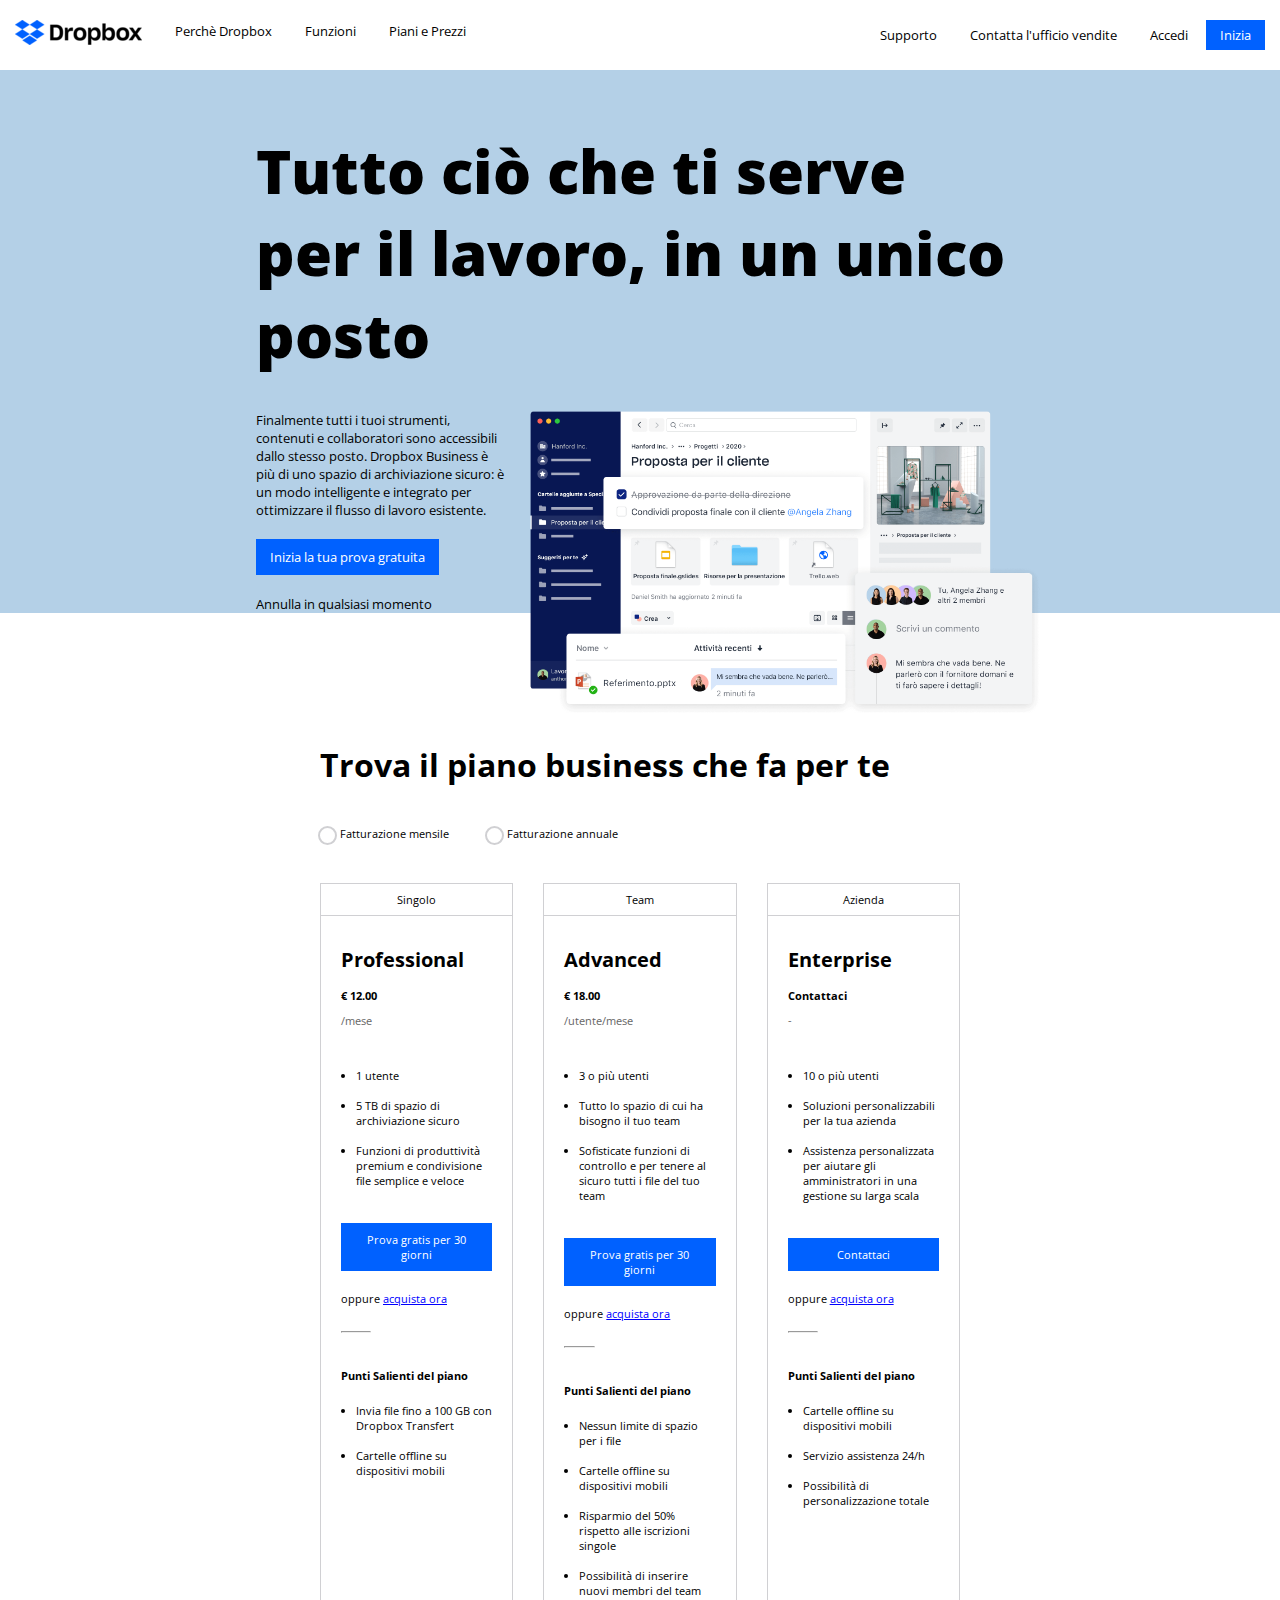
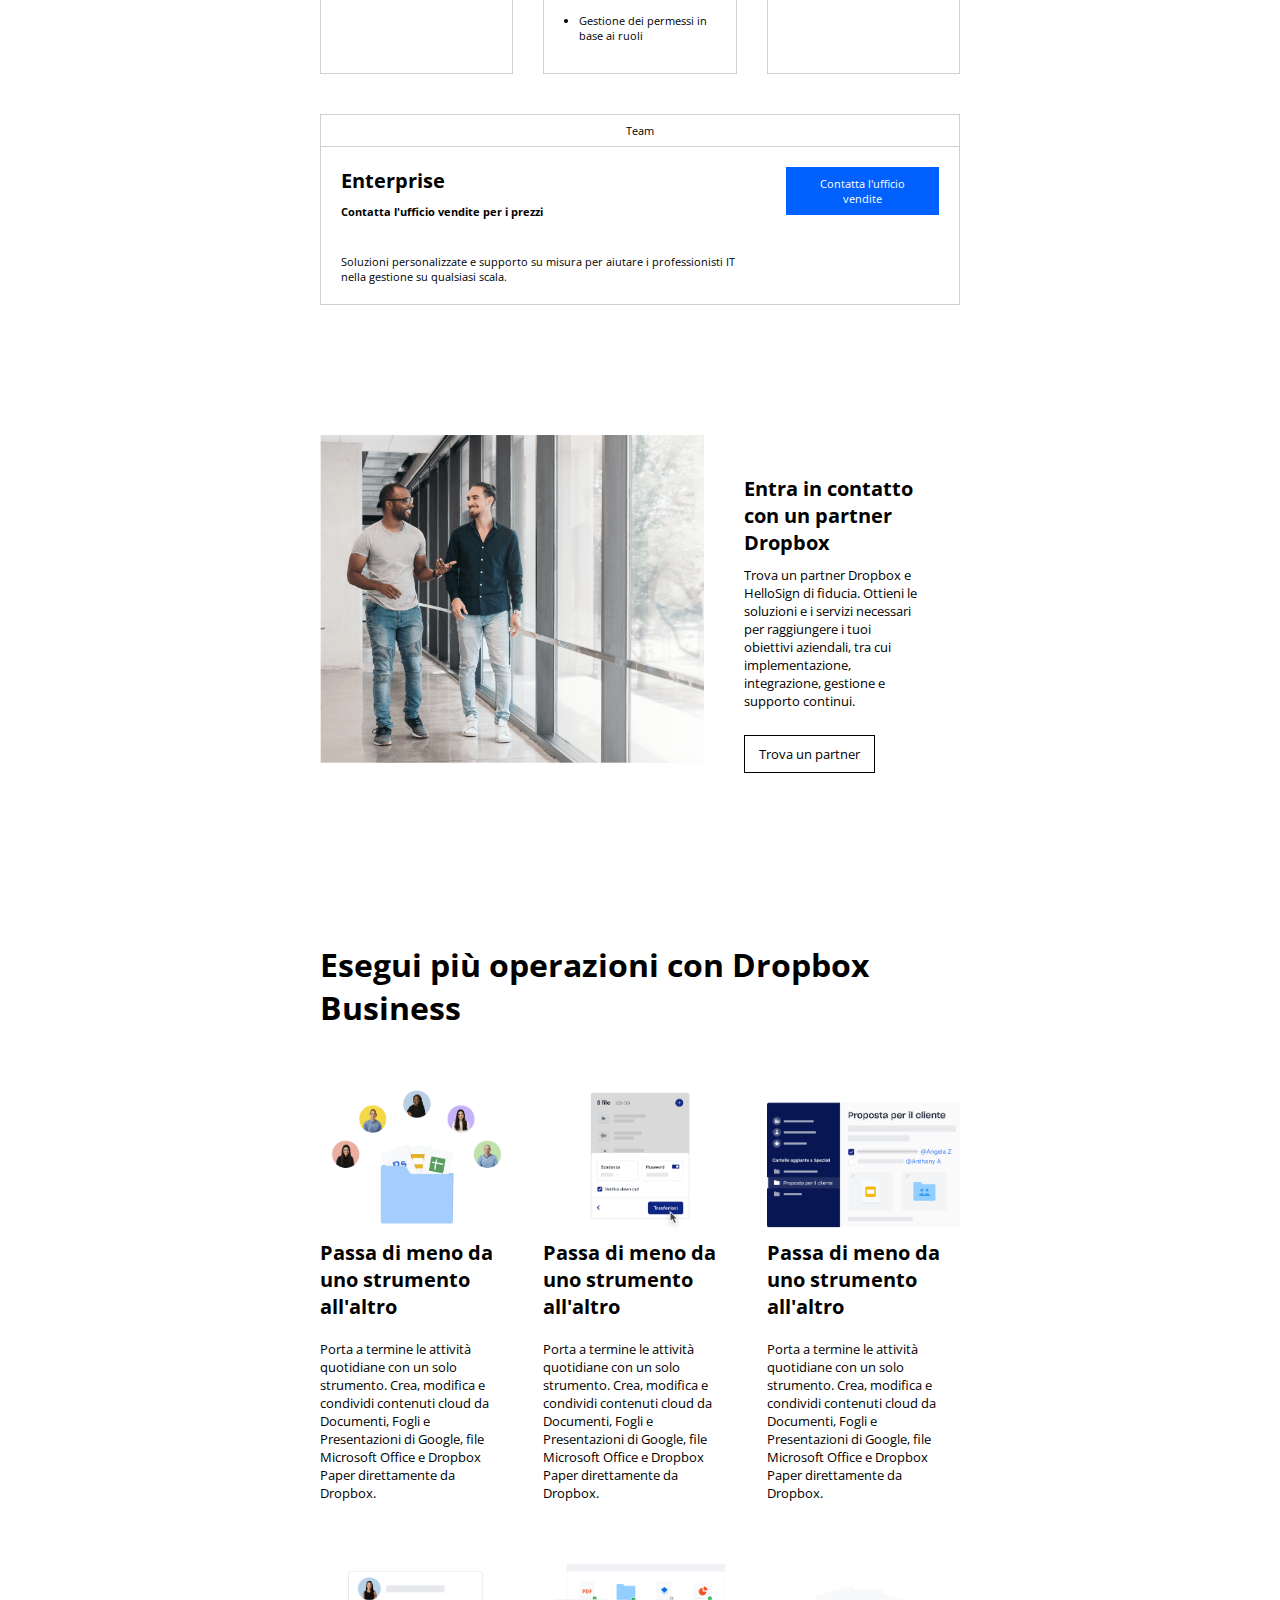
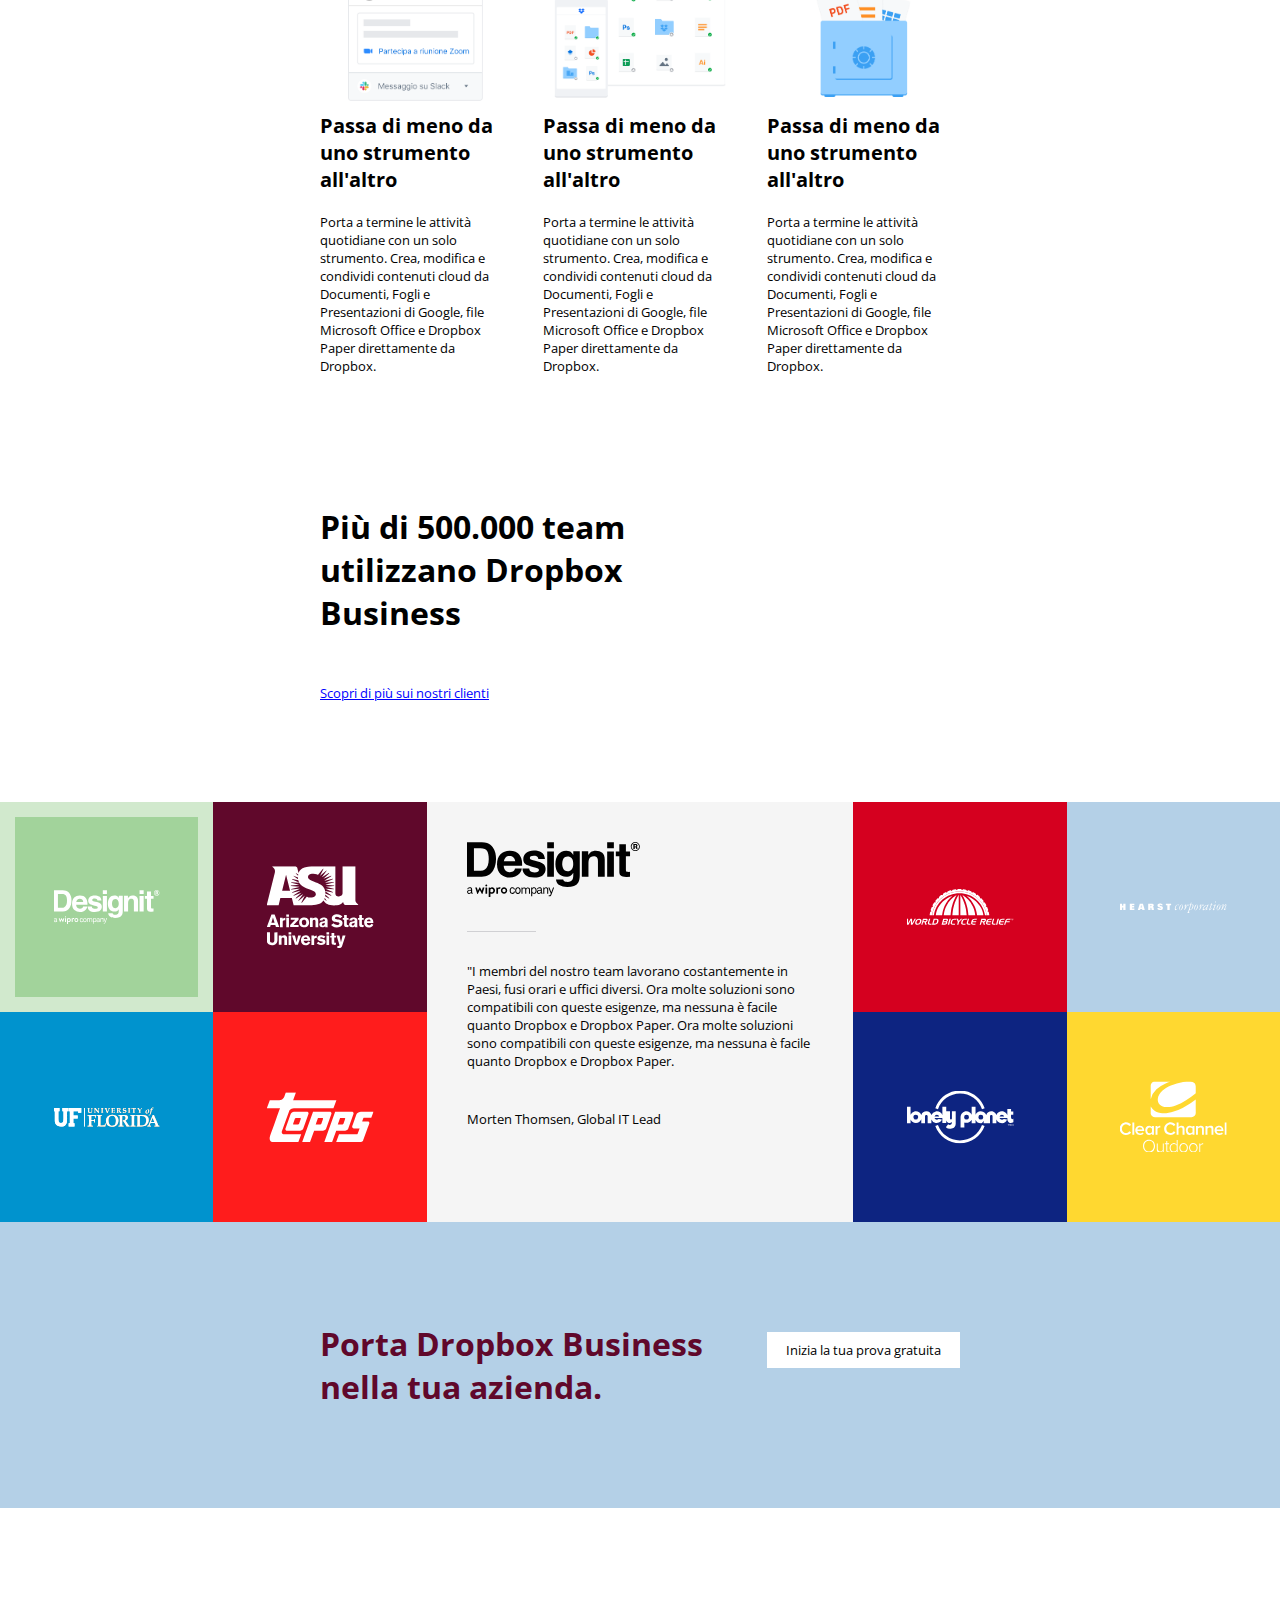
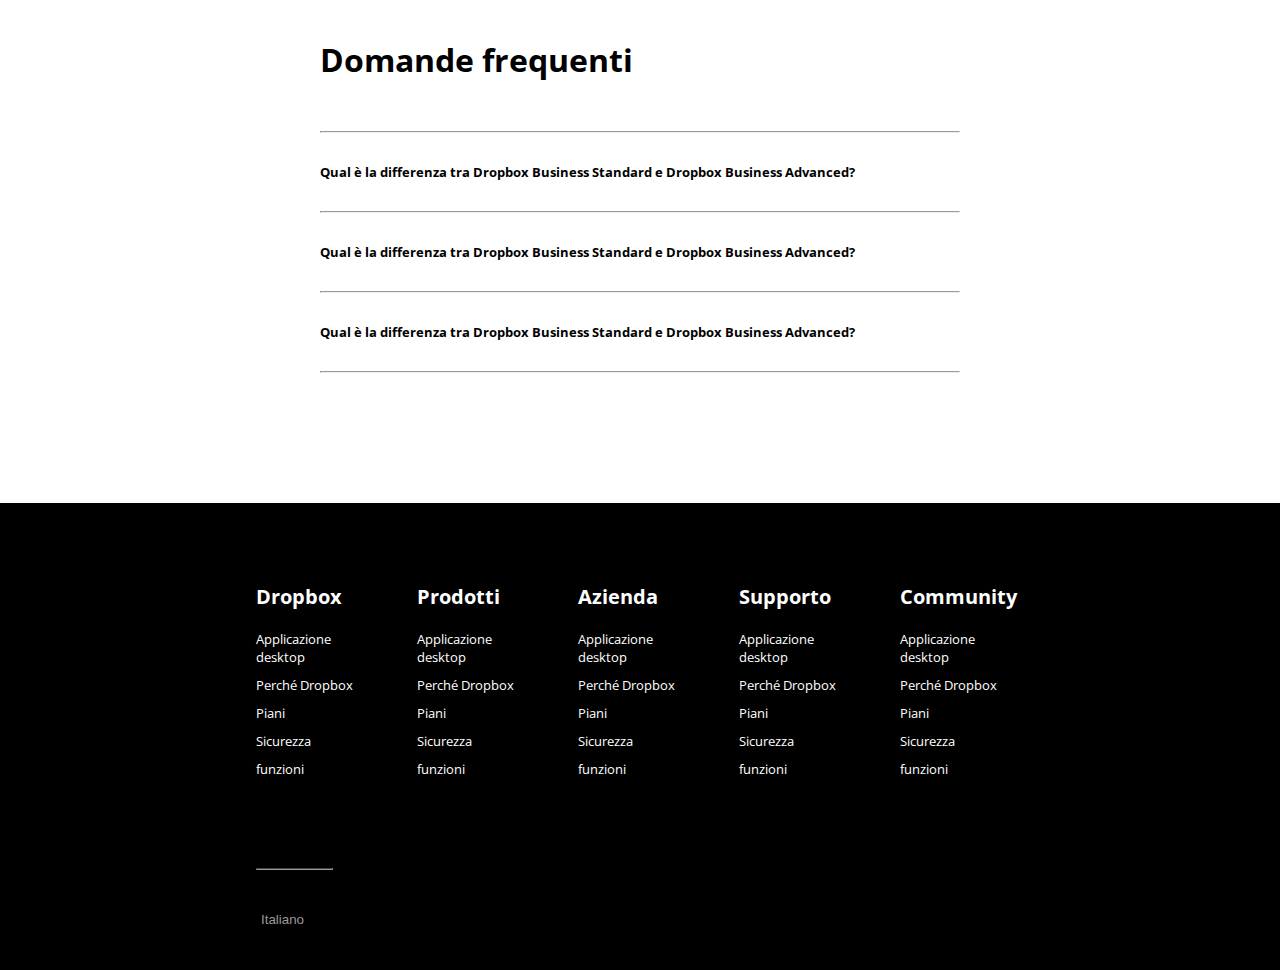
<file: index.html>
<!DOCTYPE html>
<html lang="it">
<head>
    <meta charset="UTF-8">
    <meta http-equiv="X-UA-Compatible" content="IE=edge">
    <meta name="viewport" content="width=device-width, initial-scale=1.0">
    <title>Dropbox</title>
    <link rel="preconnect" href="https://fonts.googleapis.com">
    <link rel="preconnect" href="https://fonts.gstatic.com" crossorigin>
    <link href="https://fonts.googleapis.com/css2?family=Open+Sans:wght@400;500;600;700;800&display=swap" rel="stylesheet">
    <link rel="stylesheet" href="https://cdnjs.cloudflare.com/ajax/libs/font-awesome/6.4.0/css/all.min.css" integrity="sha512-iecdLmaskl7CVkqkXNQ/ZH/XLlvWZOJyj7Yy7tcenmpD1ypASozpmT/E0iPtmFIB46ZmdtAc9eNBvH0H/ZpiBw==" crossorigin="anonymous" referrerpolicy="no-referrer" />
    <link rel="stylesheet" href="./css/style.css">
</head>
<body>
    <!-- INIZIO HEADER -->
    <header>
        <div class="row row-header">
            <div class="col">
                <div class="left-content">
                    <img id="logo" src="./img/logo-small.png" alt="Logo">
                    <div class="links-header">
                        <a href="#">Perchè Dropbox</a>
                        <a href="#">Funzioni</a>
                        <a href="#">Piani e Prezzi</a>
                    </div>
                </div>
            </div>
            <div class="col">
                <div class="right-content">
                    <div class="links-header">
                        <a href="#">Supporto</a>
                        <a href="#">Contatta l'ufficio vendite</a>
                        <a href="#">Accedi</a>
                    </div>
                    <button >
                        Inizia
                    </button>
                </div>
            </div>
        </div>
    </header>
    <!-- FINE HEADER -->
    <!-- INIZIO MAIN -->
    <main>
        <!-- JUMBOTRON -->
        <div class="jumbo-background light-blue">
            <div class="container-large">
                <div class="row jumbo-row-1">
                    <h1>Tutto ciò che ti serve per il lavoro, in un unico posto</h1>
                </div>
                <div class="row jumbo-row-2">
                    <div class="col-40">
                        <div class="jumbo-content">
                            <p>Finalmente tutti i tuoi strumenti, contenuti e collaboratori sono accessibili dallo stesso posto. Dropbox Business è più di uno spazio di archiviazione sicuro: è un modo intelligente e integrato per ottimizzare il flusso di lavoro esistente.</p>
                            <button class="jumbo-button">
                            Inizia la tua prova gratuita
                            </button>
                            <p>Annulla in qualsiasi momento</p>
                            <i class="fa-sharp fa-solid fa-arrow-down"></i>
                        </div>
                    </div>
                    <div class="col-60">
                        <img class="jumbo-img" src="./img/jumbo.png" alt="Jumbotron">
                    </div>
                </div>
            </div>
        </div>
        <div class="container-small">
            <!-- PIANI BUSINESS -->
            <div class="business margin-top">
                <div class="row row-business-1"> <!-- PRIMA RIGA -->
                    <div class="col-100">
                        <h2>Trova il piano business che fa per te</h2>
                        <div class="fatturazione">
                            <label>
                                <input type="radio" name="fatturazione">
                                <span>Fatturazione mensile</span>
                            </label>
                            <label>
                                <input type="radio" name="fatturazione">
                                <span>Fatturazione annuale</span>
                            </label>
                        </div>
                    </div>
                </div>
                <div class="row row-business-2"> <!-- SECONDA RIGA -->
                    <div class="col-33 col-business"> <!-- PRIMA COLONNA -->
                        <div class="tipo-utente">
                            <i class="fa-solid fa-user"></i>
                            <span>Singolo</span>
                        </div>
                        <div class="business-container">
                            <div class="acquisto-piano">
                                <h3>Professional</h3>
                                <strong>&euro; 12.00</strong>
                                <div class="business-cadenza">/mese</div>
                                <ul class="fa-ul">
                                    <li>
                                        <span class="fa-li"><i class="fa-solid fa-user"></i></span>
                                        1 utente
                                    </li>
                                    <li>
                                        <span class="fa-li"><i class="fa-solid fa-folder"></i></span>
                                        5 TB di spazio di archiviazione sicuro
                                    </li>
                                    <li>
                                        <span class="fa-li"><i class="fa-solid fa-share-nodes"></i></span>
                                        Funzioni di produttività premium e condivisione file semplice e veloce
                                    </li>
                                </ul>
                                <button class="business-button">
                                    Prova gratis per 30 giorni
                                </button>
                                <div class="link-acquisto">
                                    oppure <a href="#">acquista ora</a>
                                </div>
                            </div>
                            <hr>
                            <div class="punti-salienti">
                                <strong>Punti Salienti del piano</strong>
                                <ul class="fa-ul">
                                    <li>
                                        <span class="fa-li"><i class="fa-solid fa-check"></i></span>
                                        Invia file fino a 100 GB con Dropbox Transfert
                                    </li>
                                    <li>
                                        <span class="fa-li"><i class="fa-solid fa-check"></i></span>
                                        Cartelle offline su dispositivi mobili
                                    </li>
                                </ul>
                            </div>
                        </div>
                    </div>
                    <div class="col-33 col-business"> <!-- SECONDA COLONNA -->
                        <div class="tipo-utente">
                            <i class="fa-solid fa-users"></i>
                            <span>Team</span>
                        </div>
                        <div class="business-container">
                            <div class="acquisto-piano">
                                <h3>Advanced</h3>
                                <strong>&euro; 18.00</strong>
                                <div class="business-cadenza">/utente/mese</div>
                                <ul class="fa-ul">
                                    <li>
                                        <span class="fa-li"><i class="fa-solid fa-users"></i></span>
                                        3 o più utenti
                                    </li>
                                    <li>
                                        <span class="fa-li"><i class="fa-solid fa-folder"></i></span>
                                        Tutto lo spazio di cui ha bisogno il tuo team
                                    </li>
                                    <li>
                                        <span class="fa-li"><i class="fa-solid fa-share-nodes"></i></span>
                                        Sofisticate funzioni di controllo e per tenere al sicuro tutti i file del tuo team
                                    </li>
                                </ul>
                                <button class="business-button">
                                    Prova gratis per 30 giorni
                                </button>
                                <div class="link-acquisto">
                                    oppure <a href="#">acquista ora</a>
                                </div>
                            </div>
                            <hr>
                            <div class="punti-salienti">
                                <strong>Punti Salienti del piano</strong>
                                <ul class="fa-ul">
                                    <li>
                                        <span class="fa-li"><i class="fa-solid fa-check"></i></span>
                                        Nessun limite di spazio per i file
                                    </li>
                                    <li>
                                        <span class="fa-li"><i class="fa-solid fa-check"></i></span>
                                        Cartelle offline su dispositivi mobili
                                    </li>
                                    <li>
                                        <span class="fa-li"><i class="fa-solid fa-check"></i></span>
                                        Risparmio del 50% rispetto alle iscrizioni singole
                                    </li>
                                    <li>
                                        <span class="fa-li"><i class="fa-solid fa-check"></i></span>
                                        Possibilità di inserire nuovi membri del team
                                    </li>
                                    <li>
                                        <span class="fa-li"><i class="fa-solid fa-check"></i></span>
                                        Gestione dei permessi in base ai ruoli
                                    </li>
                                </ul>
                            </div>
                        </div>
                    </div>
                    <div class="col-33 col-business"> <!-- TERZA COLONNA -->
                        <div class="tipo-utente">
                            <i class="fa-solid fa-building"></i>
                            <span>Azienda</span>
                        </div>
                        <div class="business-container">
                            <div class="acquisto-piano">
                                <h3>Enterprise</h3>
                                <strong>Contattaci</strong>
                                <div class="business-cadenza">-</div>
                                <ul class="fa-ul">
                                    <li>
                                        <span class="fa-li"><i class="fa-solid fa-user"></i></span>
                                        10 o più utenti
                                    </li>
                                    <li>
                                        <span class="fa-li"><i class="fa-solid fa-folder"></i></span>
                                        Soluzioni personalizzabili per la tua azienda
                                    </li>
                                    <li>
                                        <span class="fa-li"><i class="fa-solid fa-share-nodes"></i></span>
                                        Assistenza personalizzata per aiutare gli amministratori in una gestione su larga scala
                                    </li>
                                </ul>
                                <button class="business-button">
                                    Contattaci
                                </button>
                                <div class="link-acquisto">
                                    oppure <a href="#">acquista ora</a>
                                </div>
                            </div>
                            <hr>
                            <div class="punti-salienti">
                                <strong>Punti Salienti del piano</strong>
                                <ul class="fa-ul">
                                    <li>
                                        <span class="fa-li"><i class="fa-solid fa-check"></i></span>
                                        Cartelle offline su dispositivi mobili
                                    </li>
                                    <li>
                                        <span class="fa-li"><i class="fa-solid fa-check"></i></span>
                                        Servizio assistenza 24/h
                                    </li>
                                    <li>
                                        <span class="fa-li"><i class="fa-solid fa-check"></i></span>
                                        Possibilità di personalizzazione totale
                                    </li>
                                </ul>
                            </div>
                        </div>
                    </div>
                </div>
                <div class="row row-business-3"> <!-- TERZA RIGA -->
                    <div class="col-100 col-business">
                        <div class="tipo-utente">
                            <i class="fa-solid fa-building"></i>
                            <span>Team</span>
                        </div>
                        <div class="row sub-row-business">
                            <div class="col-66">
                                <div class="business-content-66">
                                    <h3>Enterprise</h3>
                                    <strong>Contatta l'ufficio vendite per i prezzi</strong>
                                    <p>Soluzioni personalizzate e supporto su misura per aiutare i professionisti IT nella gestione su qualsiasi scala.</p>
                                </div>
                            </div>
                            <div class="col-33">
                                <div class="business-content-33">
                                    <button class="business-button">
                                        Contatta l'ufficio vendite
                                    </button>
                                </div>
                            </div>
                        </div>
                    </div>
                </div>
            </div>
            <!-- PARTNER -->
            <div class="row margin-top">
                <div class="col-60">
                    <div class="parner-img">
                        <img src="./img/partner.png" alt="Partner">
                    </div>
                </div>
                <div class="col-40">
                    <div class="partner-content">
                        <h3>Entra in contatto con un partner Dropbox</h3>
                        <p>Trova un partner Dropbox e HelloSign di fiducia. Ottieni le soluzioni e i servizi necessari per raggiungere i tuoi obiettivi aziendali, tra cui implementazione, integrazione, gestione e supporto continui.</p>
                        <button>
                            Trova un partner
                        </button>
                    </div>
                </div>
            </div>
            <!-- FEATURE -->
            <div class="row margin-top">
                <h2>Esegui più operazioni con Dropbox Business</h2>
            </div>
            <div class="row row-feature-2">
                <div class="col-33">
                    <div class="feature-content">
                        <img src="./img/business-feature-switching-tools.png" alt="Feature-1">
                        <h3>Passa di meno da uno strumento all'altro</h3>
                        <p>Porta a termine le attività quotidiane con un solo strumento. Crea, modifica e condividi contenuti cloud da Documenti, Fogli e Presentazioni di Google, file Microsoft Office e Dropbox Paper direttamente da Dropbox.</p>
                    </div>
                </div>
                <div class="col-33">
                    <div class="feature-content">
                        <img src="./img/business-feature-send-files-it.png" alt="Feature-2">
                        <h3>Passa di meno da uno strumento all'altro</h3>
                        <p>Porta a termine le attività quotidiane con un solo strumento. Crea, modifica e condividi contenuti cloud da Documenti, Fogli e Presentazioni di Google, file Microsoft Office e Dropbox Paper direttamente da Dropbox.</p>
                    </div>
                </div>
                <div class="col-33">
                    <div class="feature-content">
                        <img src="./img/business-feature-coordinate-it.png" alt="Feature-3">
                        <h3>Passa di meno da uno strumento all'altro</h3>
                        <p>Porta a termine le attività quotidiane con un solo strumento. Crea, modifica e condividi contenuti cloud da Documenti, Fogli e Presentazioni di Google, file Microsoft Office e Dropbox Paper direttamente da Dropbox.</p>
                    </div>
                </div>
                <div class="col-33">
                    <div class="feature-content">
                        <img src="./img/business-feature-integrations-it.png" alt="Feature-4">
                        <h3>Passa di meno da uno strumento all'altro</h3>
                        <p>Porta a termine le attività quotidiane con un solo strumento. Crea, modifica e condividi contenuti cloud da Documenti, Fogli e Presentazioni di Google, file Microsoft Office e Dropbox Paper direttamente da Dropbox.</p>
                    </div>
                </div>
                <div class="col-33">
                    <div class="feature-content">
                        <img src="./img/business-feature-multi-device.png" alt="Feature-5">
                        <h3>Passa di meno da uno strumento all'altro</h3>
                        <p>Porta a termine le attività quotidiane con un solo strumento. Crea, modifica e condividi contenuti cloud da Documenti, Fogli e Presentazioni di Google, file Microsoft Office e Dropbox Paper direttamente da Dropbox.</p>
                    </div>
                </div>
                <div class="col-33">
                    <div class="feature-content">
                        <img src="./img/business-feature-security.png" alt="Feature-6">
                        <h3>Passa di meno da uno strumento all'altro</h3>
                        <p>Porta a termine le attività quotidiane con un solo strumento. Crea, modifica e condividi contenuti cloud da Documenti, Fogli e Presentazioni di Google, file Microsoft Office e Dropbox Paper direttamente da Dropbox.</p>
                    </div>
                </div>
            </div>
            <!-- OUR CLIENT -->
            <div class="row margin-top"> <!-- PRIMA RIGA -->
                <div class="col-66">
                    <div class="client-content-1">
                        <h2>Più di 500.000 team utilizzano Dropbox Business</h2>
                        <a class="link-client" href="#">Scopri di più sui nostri clienti</a>
                    </div>
                </div>
            </div>
        </div>
        <div class="row row-client-2"> <!-- SECONDA RIGA -->
            <div class="col-33-full">
                <div class="row sub-row-client">
                    <div class="col-50-full">
                        <div class="client-logos color-designit">
                            <img src="./img/designit.svg" alt="Client-1">
                        </div>
                    </div>
                    <div class="col-50-full">
                        <div class="client-logos color-asu">
                            <img src="./img/arizona_state_university.svg" alt="Client-2">
                        </div>
                    </div>
                    <div class="col-50-full">
                        <div class="client-logos color-uf">
                            <img src="./img/university_of_florida.svg" alt="Client-3">
                        </div>
                    </div>
                    <div class="col-50-full color-topps">
                        <div class="client-logos">
                            <img src="./img/topps.svg" alt="Client-4">
                        </div>
                    </div>
                </div>
            </div>
            <div class="col-33-full">
                <div class="client-content-2">
                    <img src="./img/designit.svg" alt="Designit-Logo">
                    <hr>
                    <p>"I membri del nostro team lavorano costantemente in Paesi, fusi orari e uffici diversi. Ora molte soluzioni sono compatibili con queste esigenze, ma nessuna è facile quanto Dropbox e Dropbox Paper. Ora molte soluzioni sono compatibili con queste esigenze, ma nessuna è facile quanto Dropbox e Dropbox Paper.</p>
                    <span>Morten Thomsen, Global IT Lead</span>
                </div>
            </div>
            <div class="col-33-full">
                <div class="row sub-row-client">
                    <div class="col-50-full">
                        <div class="client-logos color-bicycle">
                            <img src="./img/world_bicycle_relief.svg" alt="Client-5">
                        </div>
                    </div>
                    <div class="col-50-full">
                        <div class="client-logos color-hearst">
                            <img src="./img/hearst_corp.svg" alt="Client-6">
                        </div>
                    </div>
                    <div class="col-50-full">
                        <div class="client-logos color-lonely">
                            <img src="./img/lonely_planet.svg" alt="Client-7">
                        </div>
                    </div>
                    <div class="col-50-full">
                        <div class="client-logos color-clear">
                            <img src="./img/clear_channel.svg" alt="Client-8">
                        </div>
                    </div>
                </div>
            </div>
        </div>
        <div class="client-background light-blue"> <!-- TERZA RIGA -->
            <div class="container-small">
                <div class="row row-client-3">
                    <div class="col-66">
                        <div class="client-content-3">
                            <h2>Porta Dropbox Business nella tua azienda.</h2>
                        </div>
                    </div>
                    <div class="col-33">
                        <button class="client-button">
                            Inizia la tua prova gratuita
                        </button>
                    </div>
                </div>
            </div>
        </div>
        <!-- QUESTION -->
        <div class="container-small">
            <div class="row margin-top">
                <div class="col-100">
                    <div class="question-content">
                        <h2>Domande frequenti</h2>
                        <hr>
                        <div class="questions">
                            <strong>Qual è la differenza tra Dropbox Business Standard e Dropbox Business Advanced?</strong>
                        </div>
                        <hr>
                        <div class="questions">
                            <strong>Qual è la differenza tra Dropbox Business Standard e Dropbox Business Advanced?</strong>
                        </div>
                        <hr>
                        <div class="questions">
                            <strong>Qual è la differenza tra Dropbox Business Standard e Dropbox Business Advanced?</strong>
                        </div>
                        <hr>
                    </div>
                </div>
            </div>
        </div>
    </main>
    <!-- FINE MAIN -->
    <!-- INIZIO FOOTER -->
    <footer>
        <div class="background-footer margin-top">
            <div class="container-large">
                <div class="row row-footer-1"> 
                    <div class="col-20">
                        <div class="footer-content">
                            <h3>Dropbox</h3>
                            <ul>
                                <li>Applicazione desktop</li>
                                <li>Perché Dropbox</li>
                                <li>Piani</li>
                                <li>Sicurezza</li>
                                <li>funzioni</li>
                            </ul>
                        </div>
                    </div>
                    <div class="col-20">
                        <div class="footer-content">
                            <h3>Prodotti</h3>
                            <ul>
                                <li>Applicazione desktop</li>
                                <li>Perché Dropbox</li>
                                <li>Piani</li>
                                <li>Sicurezza</li>
                                <li>funzioni</li>
                            </ul>
                        </div>
                    </div>
                    <div class="col-20">
                        <div class="footer-content">
                            <h3>Azienda</h3>
                            <ul>
                                <li>Applicazione desktop</li>
                                <li>Perché Dropbox</li>
                                <li>Piani</li>
                                <li>Sicurezza</li>
                                <li>funzioni</li>
                            </ul>
                        </div>
                    </div>
                    <div class="col-20">
                        <div class="footer-content">
                            <h3>Supporto</h3>
                            <ul>
                                <li>Applicazione desktop</li>
                                <li>Perché Dropbox</li>
                                <li>Piani</li>
                                <li>Sicurezza</li>
                                <li>funzioni</li>
                            </ul>
                        </div>
                    </div>
                    <div class="col-20">
                        <div class="footer-content">
                            <h3>Community</h3>
                            <ul>
                                <li>Applicazione desktop</li>
                                <li>Perché Dropbox</li>
                                <li>Piani</li>
                                <li>Sicurezza</li>
                                <li>funzioni</li>
                            </ul>
                        </div>
                    </div>
                </div>
                <hr>
                <div class="row">
                    <div class="col-100">
                        <div class="lingua">
                            <i class="fa-solid fa-earth-americas"></i>
                            <select name="lingua">
                                <option value="">Italiano</option>
                                <option value="">Inglese</option>
                                <option value="">Italiano</option>
                                <option value="">Inglese</option>
                                <option value="">Italiano</option>
                                <option value="">Inglese</option>
                            </select>
                            <span><i class="fa-solid fa-caret-up"></i></span>
                        </div>
                    </div>
                </div>
            </div>
        </div>
    </footer>
    <!-- FINE FOOTER -->
</body>
</html>
</file>
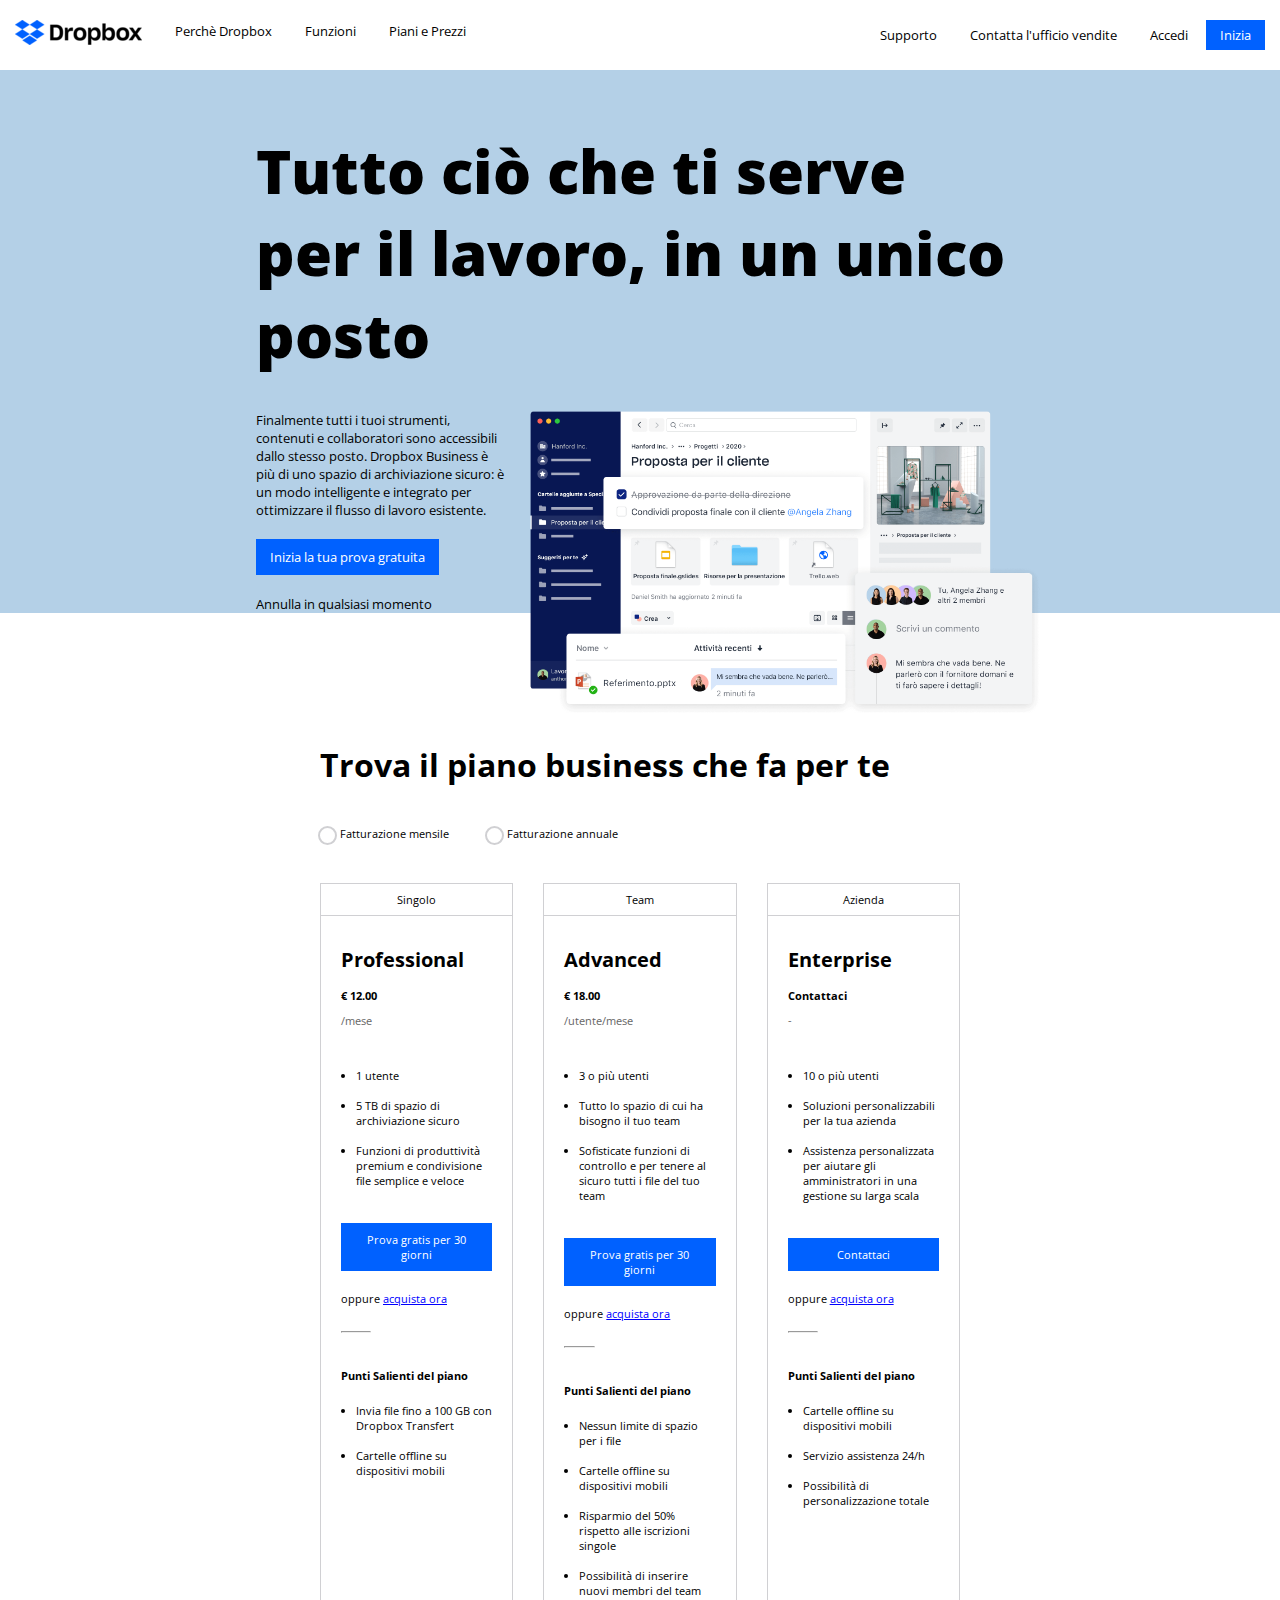
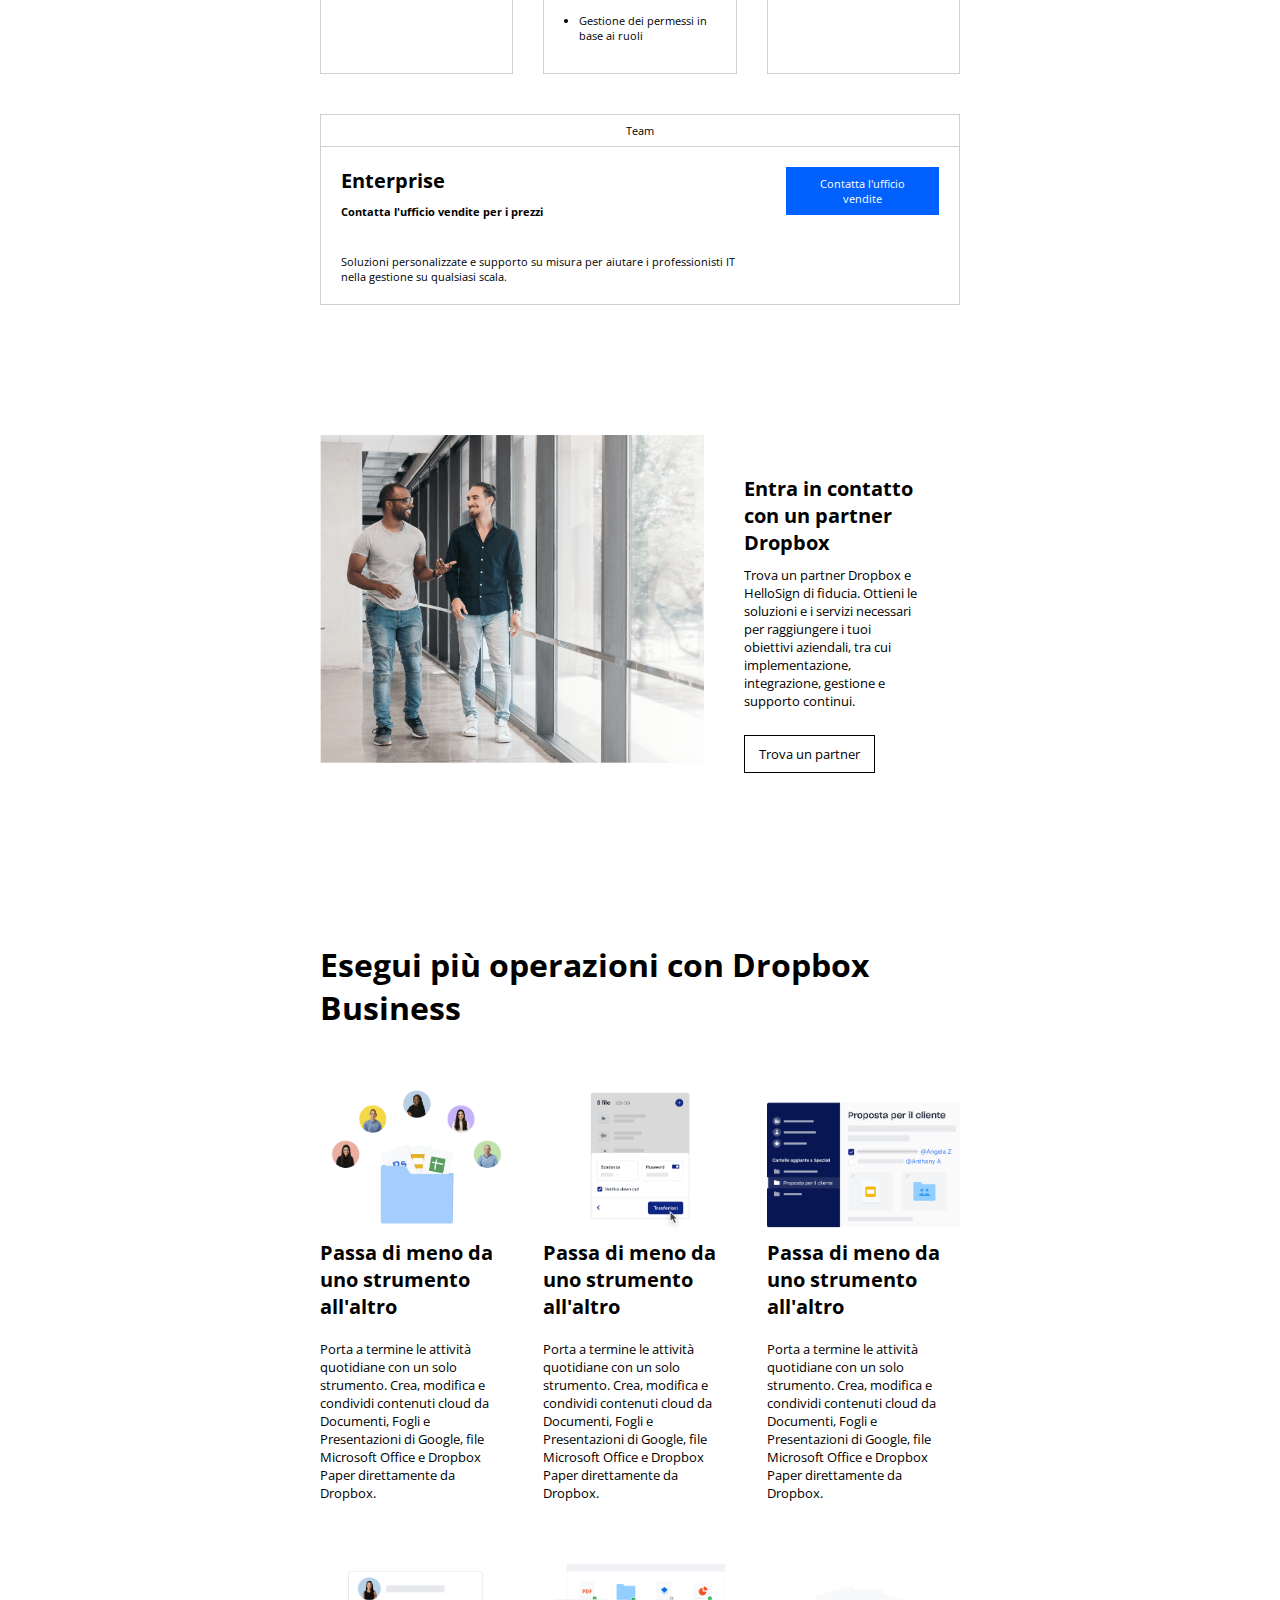
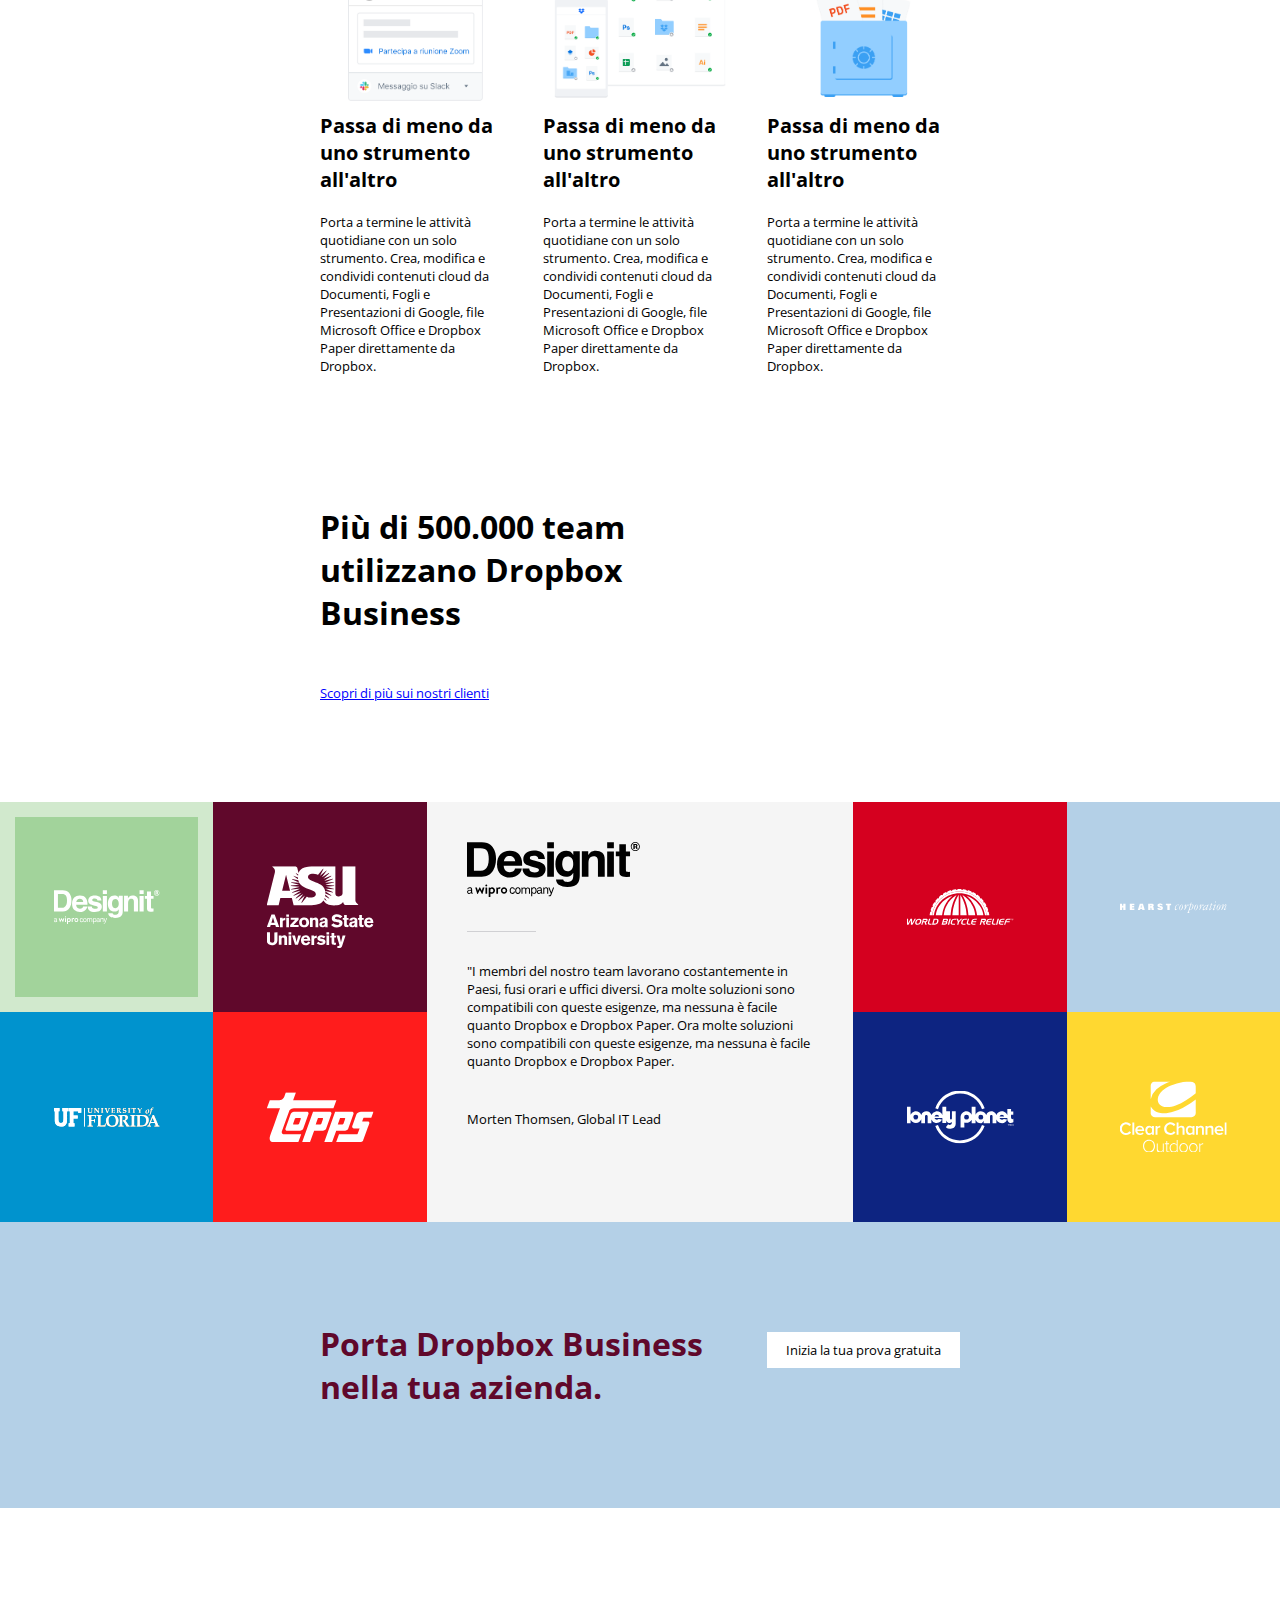
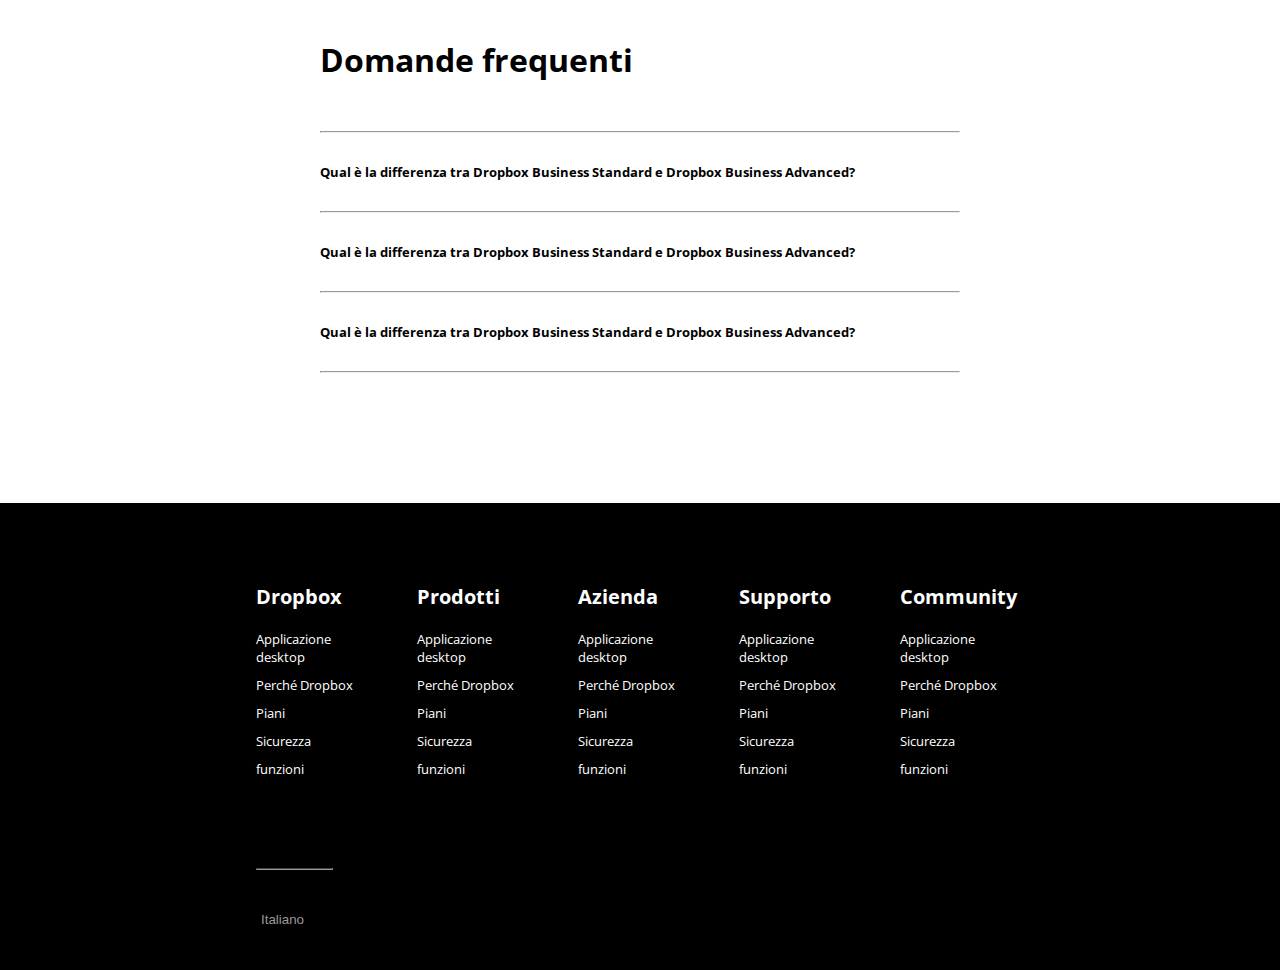
<file: bonus/index.html>
<!DOCTYPE html>
<html lang="it">
<head>
    <meta charset="UTF-8">
    <meta http-equiv="X-UA-Compatible" content="IE=edge">
    <meta name="viewport" content="width=device-width, initial-scale=1.0">
    <title>Dropbox</title>
    <link rel="preconnect" href="https://fonts.googleapis.com">
    <link rel="preconnect" href="https://fonts.gstatic.com" crossorigin>
    <link href="https://fonts.googleapis.com/css2?family=Open+Sans:wght@400;500;600;700;800&display=swap" rel="stylesheet">
    <link rel="stylesheet" href="https://cdnjs.cloudflare.com/ajax/libs/font-awesome/6.4.0/css/all.min.css" integrity="sha512-iecdLmaskl7CVkqkXNQ/ZH/XLlvWZOJyj7Yy7tcenmpD1ypASozpmT/E0iPtmFIB46ZmdtAc9eNBvH0H/ZpiBw==" crossorigin="anonymous" referrerpolicy="no-referrer" />
    <link rel="stylesheet" href="./css/style.css">
</head>
<body>
    <!-- INIZIO HEADER -->
    <header>
        <div class="row row-header">
            <div class="col">
                <div class="left-content">
                    <img id="logo" src="./img/logo-small.png" alt="Logo">
                    <div class="links-header">
                        <div class="dropdown">
                            <a href="#" class="link-header">Perchè Dropbox</a>
                            <div class="dropdown-content">
                                <div class="drop-link">
                                    <a href="">Lorem ipsum</a>
                                </div>
                                <div class="drop-link">
                                    <a href="">Lorem ipsum dolor sit amet, consectetur</a>
                                </div>
                                <div class="drop-link">
                                    <a href="">Lorem ipsum dolor</a>
                                </div>
                                <div class="drop-link">
                                    <a href="">Lorem ipsum</a>
                                </div>
                                <div class="drop-link">
                                    <a href="">Lorem ipsum dolor</a>
                                </div>
                            </div>
                        </div>
                        <div class="dropdown">
                            <a href="#" class="link-header">Funzioni</a>
                            <div class="dropdown-content">
                                <div class="drop-link">
                                    <a href="">Lorem ipsum dolor</a>
                                </div>
                                <div class="drop-link">
                                    <a href="">Lorem ipsum dolor</a>
                                </div>
                                <div class="drop-link">
                                    <a href="">Lorem ipsum</a>
                                </div>
                                <div class="drop-link">
                                    <a href="">Lorem ipsum dolor</a>
                                </div>
                            </div>
                        </div>
                        <div class="dropdown">
                            <a href="#" class="link-header">Piani e Prezzi</a>
                            <div class="dropdown-content">
                                <div class="drop-link">
                                    <a href="">Lorem ipsum dolor</a>
                                </div>
                                <div class="drop-link">
                                    <a href="">Lorem ipsum dolor</a>
                                </div>
                                <div class="drop-link">
                                    <a href="">Lorem ipsum</a>
                                </div>
                                <div class="drop-link">
                                    <a href="">Lorem ipsum dolor sit amet, consectetur</a>
                                </div>
                                <div class="drop-link">
                                    <a href="">Lorem ipsum dolor</a>
                                </div>
                                <div class="drop-link">
                                    <a href="">Lorem ipsum</a>
                                </div>
                                <div class="drop-link">
                                    <a href="">Lorem ipsum dolor</a>
                                </div>
                            </div>
                        </div>
                    </div>
                </div>
            </div>
            <div class="col">
                <div class="right-content">
                    <div class="links-header">
                        <div class="dropdown">
                            <a href="#" class="link-header">Supporto</a>
                            <div class="dropdown-content">
                                <div class="drop-link">
                                    <a href="">Lorem ipsum dolor</a>
                                </div>
                                <div class="drop-link">
                                    <a href="">Lorem ipsum dolor</a>
                                </div>
                                <div class="drop-link">
                                    <a href="">Lorem ipsum</a>
                                </div>
                                <div class="drop-link">
                                    <a href="">Lorem ipsum dolor sit amet, consectetur</a>
                                </div>
                                <div class="drop-link">
                                    <a href="">Lorem ipsum dolor</a>
                                </div>
                                <div class="drop-link">
                                    <a href="">Lorem ipsum</a>
                                </div>
                                <div class="drop-link">
                                    <a href="">Lorem ipsum dolor</a>
                                </div>
                            </div>
                        </div>
                        <div class="dropdown">
                            <a href="#" class="link-header">Contatta l'ufficio vendite</a>
                            <div class="dropdown-content">
                                <div class="drop-link">
                                    <a href="">Lorem ipsum</a>
                                </div>
                                <div class="drop-link">
                                    <a href="">Lorem ipsum dolor sit amet, consectetur</a>
                                </div>
                                <div class="drop-link">
                                    <a href="">Lorem ipsum dolor</a>
                                </div>
                                <div class="drop-link">
                                    <a href="">Lorem ipsum</a>
                                </div>
                            </div>
                        </div>
                        <div class="dropdown">
                            <a href="#" class="link-header">Accedi</a>
                        </div>
                    </div>
                    <button >
                        Inizia
                    </button>
                </div>
            </div>
        </div>
    </header>
    <!-- FINE HEADER -->
    <!-- INIZIO MAIN -->
    <main>
        <!-- JUMBOTRON -->
        <div class="jumbo-background light-blue">
            <div class="container-large">
                <div class="row jumbo-row-1">
                    <h1>Tutto ciò che ti serve per il lavoro, in un unico posto</h1>
                </div>
                <div class="row jumbo-row-2">
                    <div class="col-40">
                        <div class="jumbo-content">
                            <p>Finalmente tutti i tuoi strumenti, contenuti e collaboratori sono accessibili dallo stesso posto. Dropbox Business è più di uno spazio di archiviazione sicuro: è un modo intelligente e integrato per ottimizzare il flusso di lavoro esistente.</p>
                            <button class="jumbo-button">
                            Inizia la tua prova gratuita
                            </button>
                            <p>Annulla in qualsiasi momento</p>
                            <a href="#feature"><i class="fa-sharp fa-solid fa-arrow-down"></i></a>
                        </div>
                    </div>
                    <div class="col-60">
                        <img class="jumbo-img" src="./img/jumbo.png" alt="Jumbotron">
                    </div>
                </div>
            </div>
        </div>
        <div class="container-small">
            <!-- PIANI BUSINESS -->
            <div class="business margin-top">
                <div class="row row-business-1"> <!-- PRIMA RIGA -->
                    <div class="col-100">
                        <h2>Trova il piano business che fa per te</h2>
                        <div class="fatturazione">
                            <label>
                                <input type="radio" name="fatturazione">
                                <span>Fatturazione mensile</span>
                            </label>
                            <label>
                                <input type="radio" name="fatturazione">
                                <span>Fatturazione annuale</span>
                            </label>
                        </div>
                    </div>
                </div>
                <div class="row row-business-2"> <!-- SECONDA RIGA -->
                    <div class="col-33 col-business"> <!-- PRIMA COLONNA -->
                        <div class="tipo-utente">
                            <i class="fa-solid fa-user"></i>
                            <span>Singolo</span>
                        </div>
                        <div class="business-container">
                            <div class="acquisto-piano">
                                <h3>Professional</h3>
                                <strong>&euro; 12.00</strong>
                                <div class="business-cadenza">/mese</div>
                                <ul class="fa-ul">
                                    <li>
                                        <span class="fa-li"><i class="fa-solid fa-user"></i></span>
                                        1 utente
                                    </li>
                                    <li>
                                        <span class="fa-li"><i class="fa-solid fa-folder"></i></span>
                                        5 TB di spazio di archiviazione sicuro
                                    </li>
                                    <li>
                                        <span class="fa-li"><i class="fa-solid fa-share-nodes"></i></span>
                                        Funzioni di produttività premium e condivisione file semplice e veloce
                                    </li>
                                </ul>
                                <button class="business-button">
                                    Prova gratis per 30 giorni
                                </button>
                                <div class="link-acquisto">
                                    oppure <a href="#">acquista ora</a>
                                </div>
                            </div>
                            <hr>
                            <div class="punti-salienti">
                                <strong>Punti Salienti del piano</strong>
                                <ul class="fa-ul">
                                    <li>
                                        <span class="fa-li"><i class="fa-solid fa-check"></i></span>
                                        Invia file fino a 100 GB con Dropbox Transfert
                                    </li>
                                    <li>
                                        <span class="fa-li"><i class="fa-solid fa-check"></i></span>
                                        Cartelle offline su dispositivi mobili
                                    </li>
                                </ul>
                            </div>
                        </div>
                    </div>
                    <div class="col-33 col-business"> <!-- SECONDA COLONNA -->
                        <div class="tipo-utente">
                            <i class="fa-solid fa-users"></i>
                            <span>Team</span>
                        </div>
                        <div class="business-container">
                            <div class="acquisto-piano">
                                <h3>Advanced</h3>
                                <strong>&euro; 18.00</strong>
                                <div class="business-cadenza">/utente/mese</div>
                                <ul class="fa-ul">
                                    <li>
                                        <span class="fa-li"><i class="fa-solid fa-users"></i></span>
                                        3 o più utenti
                                    </li>
                                    <li>
                                        <span class="fa-li"><i class="fa-solid fa-folder"></i></span>
                                        Tutto lo spazio di cui ha bisogno il tuo team
                                    </li>
                                    <li>
                                        <span class="fa-li"><i class="fa-solid fa-share-nodes"></i></span>
                                        Sofisticate funzioni di controllo e per tenere al sicuro tutti i file del tuo team
                                    </li>
                                </ul>
                                <button class="business-button">
                                    Prova gratis per 30 giorni
                                </button>
                                <div class="link-acquisto">
                                    oppure <a href="#">acquista ora</a>
                                </div>
                            </div>
                            <hr>
                            <div class="punti-salienti">
                                <strong>Punti Salienti del piano</strong>
                                <ul class="fa-ul">
                                    <li>
                                        <span class="fa-li"><i class="fa-solid fa-check"></i></span>
                                        Nessun limite di spazio per i file
                                    </li>
                                    <li>
                                        <span class="fa-li"><i class="fa-solid fa-check"></i></span>
                                        Cartelle offline su dispositivi mobili
                                    </li>
                                    <li>
                                        <span class="fa-li"><i class="fa-solid fa-check"></i></span>
                                        Risparmio del 50% rispetto alle iscrizioni singole
                                    </li>
                                    <li>
                                        <span class="fa-li"><i class="fa-solid fa-check"></i></span>
                                        Possibilità di inserire nuovi membri del team
                                    </li>
                                    <li>
                                        <span class="fa-li"><i class="fa-solid fa-check"></i></span>
                                        Gestione dei permessi in base ai ruoli
                                    </li>
                                </ul>
                            </div>
                        </div>
                    </div>
                    <div class="col-33 col-business"> <!-- TERZA COLONNA -->
                        <div class="tipo-utente">
                            <i class="fa-solid fa-building"></i>
                            <span>Azienda</span>
                        </div>
                        <div class="business-container">
                            <div class="acquisto-piano">
                                <h3>Enterprise</h3>
                                <strong>Contattaci</strong>
                                <div class="business-cadenza">-</div>
                                <ul class="fa-ul">
                                    <li>
                                        <span class="fa-li"><i class="fa-solid fa-user"></i></span>
                                        10 o più utenti
                                    </li>
                                    <li>
                                        <span class="fa-li"><i class="fa-solid fa-folder"></i></span>
                                        Soluzioni personalizzabili per la tua azienda
                                    </li>
                                    <li>
                                        <span class="fa-li"><i class="fa-solid fa-share-nodes"></i></span>
                                        Assistenza personalizzata per aiutare gli amministratori in una gestione su larga scala
                                    </li>
                                </ul>
                                <button class="business-button">
                                    Contattaci
                                </button>
                                <div class="link-acquisto">
                                    oppure <a href="#">acquista ora</a>
                                </div>
                            </div>
                            <hr>
                            <div class="punti-salienti">
                                <strong>Punti Salienti del piano</strong>
                                <ul class="fa-ul">
                                    <li>
                                        <span class="fa-li"><i class="fa-solid fa-check"></i></span>
                                        Cartelle offline su dispositivi mobili
                                    </li>
                                    <li>
                                        <span class="fa-li"><i class="fa-solid fa-check"></i></span>
                                        Servizio assistenza 24/h
                                    </li>
                                    <li>
                                        <span class="fa-li"><i class="fa-solid fa-check"></i></span>
                                        Possibilità di personalizzazione totale
                                    </li>
                                </ul>
                            </div>
                        </div>
                    </div>
                </div>
                <div class="row row-business-3"> <!-- TERZA RIGA -->
                    <div class="col-100 col-business">
                        <div class="tipo-utente">
                            <i class="fa-solid fa-building"></i>
                            <span>Team</span>
                        </div>
                        <div class="row sub-row-business">
                            <div class="col-66">
                                <div class="business-content-66">
                                    <h3>Enterprise</h3>
                                    <strong>Contatta l'ufficio vendite per i prezzi</strong>
                                    <p>Soluzioni personalizzate e supporto su misura per aiutare i professionisti IT nella gestione su qualsiasi scala.</p>
                                </div>
                            </div>
                            <div class="col-33">
                                <div class="business-content-33">
                                    <button class="business-button">
                                        Contatta l'ufficio vendite
                                    </button>
                                </div>
                            </div>
                        </div>
                    </div>
                </div>
            </div>
            <!-- PARTNER -->
            <div class="row margin-top">
                <div class="col-60">
                    <div class="parner-img">
                        <img src="./img/partner.png" alt="Partner">
                    </div>
                </div>
                <div class="col-40">
                    <div class="partner-content">
                        <h3>Entra in contatto con un partner Dropbox</h3>
                        <p>Trova un partner Dropbox e HelloSign di fiducia. Ottieni le soluzioni e i servizi necessari per raggiungere i tuoi obiettivi aziendali, tra cui implementazione, integrazione, gestione e supporto continui.</p>
                        <button>
                            Trova un partner
                        </button>
                    </div>
                </div>
            </div>
            <!-- FEATURE -->
            <div id="feature" class="row margin-top">
                <h2>Esegui più operazioni con Dropbox Business</h2>
            </div>
            <div class="row row-feature-2">
                <div class="col-33">
                    <div class="feature-content">
                        <img src="./img/business-feature-switching-tools.png" alt="Feature-1">
                        <h3>Passa di meno da uno strumento all'altro</h3>
                        <p>Porta a termine le attività quotidiane con un solo strumento. Crea, modifica e condividi contenuti cloud da Documenti, Fogli e Presentazioni di Google, file Microsoft Office e Dropbox Paper direttamente da Dropbox.</p>
                    </div>
                </div>
                <div class="col-33">
                    <div class="feature-content">
                        <img src="./img/business-feature-send-files-it.png" alt="Feature-2">
                        <h3>Passa di meno da uno strumento all'altro</h3>
                        <p>Porta a termine le attività quotidiane con un solo strumento. Crea, modifica e condividi contenuti cloud da Documenti, Fogli e Presentazioni di Google, file Microsoft Office e Dropbox Paper direttamente da Dropbox.</p>
                    </div>
                </div>
                <div class="col-33">
                    <div class="feature-content">
                        <img src="./img/business-feature-coordinate-it.png" alt="Feature-3">
                        <h3>Passa di meno da uno strumento all'altro</h3>
                        <p>Porta a termine le attività quotidiane con un solo strumento. Crea, modifica e condividi contenuti cloud da Documenti, Fogli e Presentazioni di Google, file Microsoft Office e Dropbox Paper direttamente da Dropbox.</p>
                    </div>
                </div>
                <div class="col-33">
                    <div class="feature-content">
                        <img src="./img/business-feature-integrations-it.png" alt="Feature-4">
                        <h3>Passa di meno da uno strumento all'altro</h3>
                        <p>Porta a termine le attività quotidiane con un solo strumento. Crea, modifica e condividi contenuti cloud da Documenti, Fogli e Presentazioni di Google, file Microsoft Office e Dropbox Paper direttamente da Dropbox.</p>
                    </div>
                </div>
                <div class="col-33">
                    <div class="feature-content">
                        <img src="./img/business-feature-multi-device.png" alt="Feature-5">
                        <h3>Passa di meno da uno strumento all'altro</h3>
                        <p>Porta a termine le attività quotidiane con un solo strumento. Crea, modifica e condividi contenuti cloud da Documenti, Fogli e Presentazioni di Google, file Microsoft Office e Dropbox Paper direttamente da Dropbox.</p>
                    </div>
                </div>
                <div class="col-33">
                    <div class="feature-content">
                        <img src="./img/business-feature-security.png" alt="Feature-6">
                        <h3>Passa di meno da uno strumento all'altro</h3>
                        <p>Porta a termine le attività quotidiane con un solo strumento. Crea, modifica e condividi contenuti cloud da Documenti, Fogli e Presentazioni di Google, file Microsoft Office e Dropbox Paper direttamente da Dropbox.</p>
                    </div>
                </div>
            </div>
            <!-- OUR CLIENT -->
            <div class="row margin-top"> <!-- PRIMA RIGA -->
                <div class="col-66">
                    <div class="client-content-1">
                        <h2>Più di 500.000 team utilizzano Dropbox Business</h2>
                        <a class="link-client" href="#">Scopri di più sui nostri clienti</a>
                    </div>
                </div>
            </div>
        </div>
        <div class="row row-client-2"> <!-- SECONDA RIGA -->
            <div class="col-33-full">
                <div class="row sub-row-client">
                    <div class="col-50-full">
                        <div class="client-logos color-designit">
                            <img src="./img/designit.svg" alt="Client-1">
                        </div>
                    </div>
                    <div class="col-50-full">
                        <div class="client-logos color-asu">
                            <img src="./img/arizona_state_university.svg" alt="Client-2">
                        </div>
                    </div>
                    <div class="col-50-full">
                        <div class="client-logos color-uf">
                            <img src="./img/university_of_florida.svg" alt="Client-3">
                        </div>
                    </div>
                    <div class="col-50-full color-topps">
                        <div class="client-logos">
                            <img src="./img/topps.svg" alt="Client-4">
                        </div>
                    </div>
                </div>
            </div>
            <div class="col-33-full">
                <div class="client-content-2">
                    <img src="./img/designit.svg" alt="Designit-Logo">
                    <hr>
                    <p>"I membri del nostro team lavorano costantemente in Paesi, fusi orari e uffici diversi. Ora molte soluzioni sono compatibili con queste esigenze, ma nessuna è facile quanto Dropbox e Dropbox Paper. Ora molte soluzioni sono compatibili con queste esigenze, ma nessuna è facile quanto Dropbox e Dropbox Paper.</p>
                    <span>Morten Thomsen, Global IT Lead</span>
                </div>
            </div>
            <div class="col-33-full">
                <div class="row sub-row-client">
                    <div class="col-50-full">
                        <div class="client-logos color-bicycle">
                            <img src="./img/world_bicycle_relief.svg" alt="Client-5">
                        </div>
                    </div>
                    <div class="col-50-full">
                        <div class="client-logos color-hearst">
                            <img src="./img/hearst_corp.svg" alt="Client-6">
                        </div>
                    </div>
                    <div class="col-50-full">
                        <div class="client-logos color-lonely">
                            <img src="./img/lonely_planet.svg" alt="Client-7">
                        </div>
                    </div>
                    <div class="col-50-full">
                        <div class="client-logos color-clear">
                            <img src="./img/clear_channel.svg" alt="Client-8">
                        </div>
                    </div>
                </div>
            </div>
        </div>
        <div class="client-background light-blue"> <!-- TERZA RIGA -->
            <div class="container-small">
                <div class="row row-client-3">
                    <div class="col-66">
                        <div class="client-content-3">
                            <h2>Porta Dropbox Business nella tua azienda.</h2>
                        </div>
                    </div>
                    <div class="col-33">
                        <button class="client-button">
                            Inizia la tua prova gratuita
                        </button>
                    </div>
                </div>
            </div>
        </div>
        <!-- QUESTION -->
        <div class="container-small">
            <div class="row margin-top">
                <div class="col-100">
                    <div class="question-content">
                        <h2>Domande frequenti</h2>
                        <hr>
                        <div class="questions">
                            <strong>Qual è la differenza tra Dropbox Business Standard e Dropbox Business Advanced?</strong>
                            <p class="accordion">Lorem ipsum dolor sit amet consectetur adipisicing elit. Veniam, at consequatur vero, harum molestiae nesciunt repellat non fugit neque quam magnam quod minima nihil laborum provident quidem quia vitae. Quae?</p>
                        </div>
                        <hr>
                        <div class="questions">
                            <strong>Qual è la differenza tra Dropbox Business Standard e Dropbox Business Advanced?</strong>
                            <p class="accordion">Lorem ipsum dolor sit amet consectetur adipisicing elit. Voluptate vero, sequi, in praesentium doloribus nisi blanditiis possimus distinctio minima temporibus, reprehenderit autem quis velit ducimus magnam repellendus est aspernatur accusamus!</p>
                        </div>
                        <hr>
                        <div class="questions">
                            <strong>Qual è la differenza tra Dropbox Business Standard e Dropbox Business Advanced?</strong>
                            <p class="accordion">Lorem ipsum dolor sit, amet consectetur adipisicing elit. Molestias modi laborum rerum earum fuga excepturi eos, dolores, nulla officiis tempore quo recusandae facilis dolore odio quod explicabo quisquam, quos nihil.</p>
                        </div>
                        <hr>
                    </div>
                </div>
            </div>
        </div>
    </main>
    <!-- FINE MAIN -->
    <!-- INIZIO FOOTER -->
    <footer>
        <div class="background-footer margin-top">
            <div class="container-large">
                <div class="row row-footer-1"> 
                    <div class="col-20">
                        <div class="footer-content">
                            <h3>Dropbox</h3>
                            <ul>
                                <li>Applicazione desktop</li>
                                <li>Perché Dropbox</li>
                                <li>Piani</li>
                                <li>Sicurezza</li>
                                <li>funzioni</li>
                            </ul>
                        </div>
                    </div>
                    <div class="col-20">
                        <div class="footer-content">
                            <h3>Prodotti</h3>
                            <ul>
                                <li>Applicazione desktop</li>
                                <li>Perché Dropbox</li>
                                <li>Piani</li>
                                <li>Sicurezza</li>
                                <li>funzioni</li>
                            </ul>
                        </div>
                    </div>
                    <div class="col-20">
                        <div class="footer-content">
                            <h3>Azienda</h3>
                            <ul>
                                <li>Applicazione desktop</li>
                                <li>Perché Dropbox</li>
                                <li>Piani</li>
                                <li>Sicurezza</li>
                                <li>funzioni</li>
                            </ul>
                        </div>
                    </div>
                    <div class="col-20">
                        <div class="footer-content">
                            <h3>Supporto</h3>
                            <ul>
                                <li>Applicazione desktop</li>
                                <li>Perché Dropbox</li>
                                <li>Piani</li>
                                <li>Sicurezza</li>
                                <li>funzioni</li>
                            </ul>
                        </div>
                    </div>
                    <div class="col-20">
                        <div class="footer-content">
                            <h3>Community</h3>
                            <ul>
                                <li>Applicazione desktop</li>
                                <li>Perché Dropbox</li>
                                <li>Piani</li>
                                <li>Sicurezza</li>
                                <li>funzioni</li>
                            </ul>
                        </div>
                    </div>
                </div>
                <hr>
                <div class="row">
                    <div class="col-100">
                        <div class="lingua">
                            <i class="fa-solid fa-earth-americas"></i>
                            <select name="lingua">
                                <option value="">Italiano</option>
                                <option value="">Inglese</option>
                                <option value="">Italiano</option>
                                <option value="">Inglese</option>
                                <option value="">Italiano</option>
                                <option value="">Inglese</option>
                            </select>
                            <span><i class="fa-solid fa-caret-up"></i></span>
                        </div>
                    </div>
                </div>
            </div>
        </div>
    </footer>
    <!-- FINE FOOTER -->
</body>
</html>
</file>
<file: css/style.css>
* {
    padding: 0;
    margin: 0;
    box-sizing: border-box;
}
body {
    font-family: Open Sans, sans-serif, black;
    font-size: 13px;
}
/* INIZIO STILI HEADER */
header {
    position: fixed;
    top: 0;
    left: 0;
    right: 0;
    z-index: 100;
    background-color: white;
}
.row-header {
    flex-direction: row;
    justify-content: space-between;
}
.left-content, .right-content {
    margin: 20px 15px;
}
#logo {
    vertical-align: middle;
    margin-right: 15px;
}
.links-header {
    display: inline-block;
}
.links-header a {
    text-decoration: none;
    color: inherit;
    margin: 0px 15px;
}
.right-content button {
    padding: 6px 14px;
}
/* FINE STILI HEADER */
/* INIZIO STILI MAIN */
/* JUMBOTRON */
.jumbo-background {
    padding-top: 130px;
}
h1 {
    font-size: 60px;
    font-weight: 800;
    margin-bottom: 35px;
}
.jumbo-row-2 {
    position: relative;
}
.jumbo-content {
    padding-right: 55px;
}
.jumbo-button {
    margin: 20px 0px;
}
.jumbo-content i {
    margin-top: 50px;
    margin-bottom: 15px;
    font-size: 45px;
}
.jumbo-img {
    width: 70%;
    position: absolute;
    left: 33%;
}
/* PIANI BUSINESS */
.business {
    font-size: 11px;
}
/* PRIMA RIGA */
.fatturazione {
    margin: 40px 0px;
}
.fatturazione label {
    margin-right: 35px;
}
input {
    vertical-align: middle;
    appearance: none;
    border: 3.5px solid white;
    border-radius: 50%;
    outline: 2px solid rgb(208, 208, 211);
    height: 15px;
    width: 15px;
    margin-right: 2px;
}
input:checked {
    border: 3.5px solid rgb(0, 97, 255);
    outline: 2px solid rgb(0, 97, 255);
    outline-offset: -1px;
}
/* SECONDA RIGA */
.row-business-2 {
    justify-content: space-between;
}
.col-business {
    border: 1px solid rgb(208, 208, 211);
}
.tipo-utente {
    padding: 8px;
    text-align: center;
    border-bottom: 1px solid rgb(208, 208, 211);
}
.business-container {
    padding: 30px 20px;
}
.business-container h3 {
    margin-bottom: 15px;
}
.business-cadenza {
    margin-top: 10px;
    margin-bottom: 40px;
    color: rgb(102, 102, 102);
}
.acquisto-piano ul {
    margin-left: 15px;
    margin-bottom: 35px;
}
.link-acquisto {
    margin: 20px 0px 25px;
}
.business-container hr {
    width: 20%;
}
.punti-salienti strong {
    display: block;
    margin: 35px 0px 20px;
}
.punti-salienti ul {
    margin-left: 15px;
}
.business-container li {
    margin-top: 15px;
}
.fa-check {
    color: rgb(0, 97, 255);
}
/* TERZA RIGA */
.row-business-3 {
    margin-top: 40px;
}
.sub-row-business {
    display: flex;
    justify-content: space-between;
}
.business-content-66 {
    padding: 20px 0px 20px 20px;
}
.business-content-33 {
    padding: 20px;
}
.business-content-66 h3 {
    margin-bottom: 10px;
}
.business-content-66 p {
    margin-top: 35px;
}
/* PARTNER */
.parner-img img {
    width: 100%;
}
.partner-content {
    padding: 40px;
}
.partner-content p {
    margin: 10px 0px 25px;
}
.partner-content button {
    border: 1px solid black;
    background-color: white;
    color: black;
}
/* FEATURE */
.row-feature-2 {
    justify-content: space-between;
    flex-wrap: wrap;
}
.feature-content {
    margin-top: 50px;
}
.feature-content img {
    width: 100%;
}
.feature-content p {
    margin-top: 20px;
}
/* OUR CLIENT */
/* PRIMA RIGA */
.client-content-1 h2 {
    margin-bottom: 50px;
}
/* SECONDA RIGA */
.row-client-2 {
    margin-top: 100px;
}
.sub-row-client {
    flex-wrap: wrap;
    height: 100%;
}
.client-logos {
    height: 100%;
}
.client-logos img {
    width: 50%;
    position: absolute;
    top: 50%;
    left: 50%;
    transform: translate(-50%, -50%);
    filter: invert(1);
}
.client-content-2 {
    padding: 40px;
    background-color: rgb(245, 245, 245);
    height: 100%;
}
.client-content-2 img {
    width: 50%;
}
.client-content-2 hr {
    width: 20%;
    margin: 30px 0px;
    border-color: rgb(208, 208, 211);
    border-top: none;
    border-left: none;
    border-right: none;
}
.client-content-2 p {
    margin-bottom: 40px;
}
.color-designit {
    background-color: rgb(162, 211, 155);
    border: 15px solid rgb(209, 233, 205);
}
.color-asu {
    background-color: rgb(96, 8, 43);
}
.color-uf {
    background-color: rgb(0, 147, 206);
}
.color-topps {
    background-color: rgb(255, 28, 28);
}
.color-bicycle {
    background-color: rgb(213, 0, 31);
}
.color-hearst {
    background-color: rgb(180, 208, 231);
}
.color-lonely {
    background-color: rgb(13, 36, 129);
}
.color-clear {
    background-color: rgb(255, 216, 48);
}
/* TERZA RIGA */
.client-background {
    padding: 100px 0px;
}
.client-content-3 {
    padding-right: 30px;
}
.client-content-3 h2 {
    color: rgb(96, 8, 43);;
}
.client-button {
    background-color: white;
    color: black;
    margin-top: 10px;
}
/* QUESTION */
.question-content h2 {
    margin-bottom: 50px;
}
.question-content hr, .question-content div {
    margin-top: 30px;
}
.questions strong::after {
    content: "\f107";
    font: var(--fa-font-solid);
    float: right;
    margin-right: 40px;
}
/* FINE STILI MAIN */
/* INIZIO STILI FOOTER */
.background-footer {
    background-color: black;
    color: white;
    padding: 80px 0px 40px;
}
.footer-content h3 {
    margin-bottom: 20px;
}
.footer-content ul {
    list-style: none;
}
.footer-content li {
    margin-bottom: 10px;
}
.background-footer hr {
    margin: 80px 0px 40px;
    width: 10%;
    border-color: rgb(153, 153, 153);
}
.lingua {
    color: rgb(153, 153, 153);
}
.lingua select {
    color: inherit;
    background-color: transparent;
    border: none;
    appearance: none;
    margin-left: 5px;
}
.lingua span {
    vertical-align: middle;
}
/* FINE STILI FOOTER */
/* INIZIO STILI LAYOUT */
.container-large {
    width: 60%;
    margin: auto;
}
.container-small {
    width: 50%;
    margin: auto;
}
.row {
    width: 100%;
    display: flex;
}
.row-client-3, .row-footer-1 {
    justify-content: space-between;
}
.col-40 {
    width: 40%;
}
.col-60 {
    width: 60%;
}
.col-100 {
    width: 100%;
}
.col-33 {
    width: calc(100% / 3 - 20px);
}
.col-66 {
    width: calc(100% - 100% / 3 - 10px);
}
.col-33-full {
    width: calc(100vw / 3);
    height: calc(100vw / 3 - 0.5vw);
}
.col-50-full {
    width: 50%;
    height: 50%;
    position: relative;
}
.col-20 {
    width: calc(100% / 5 - 30px);
}
/* FINE STILI LAYOUT */
/* INIZIO STILI IN COMUNE */
.margin-top {
    margin-top: 130px;
}
button {
    background-color: rgb(0, 97, 255);
    color: white;
    border: none;
    padding: 9px 14px;
    font-size: inherit;
    font-family: inherit;
}
.business-button, .client-button {
    width: 100%;
}
.light-blue {
    background-color: rgb(180, 208, 231);
}
h2 {
    font-size: 32px;
}
h3 {
    font-size: 20px;
}
.link-acquisto a, .link-client {
    color: blue;
}
/* FINE STILI IN COMUNE */
</file>
<file: bonus/css/style.css>
* {
    padding: 0;
    margin: 0;
    box-sizing: border-box;
}
html {
    scroll-behavior: smooth;
}
body {
    font-family: Open Sans, sans-serif, black;
    font-size: 13px;
}
/* INIZIO STILI HEADER */
header {
    position: fixed;
    top: 0;
    left: 0;
    right: 0;
    z-index: 100;
    background-color: white;
}
.row-header {
    flex-direction: row;
    justify-content: space-between;
}
.left-content, .right-content {
    margin: 20px 15px;
}
#logo {
    vertical-align: middle;
    margin-right: 15px;
}
.links-header {
    display: inline-block;
}
.dropdown {
    position: relative;
    display: inline;
}
.dropdown:hover {
    background-color: rgb(245, 245, 245);
    padding: 6px 14px;
}
.link-header, .drop-link a {
    text-decoration: none;
    color: inherit;
}
.link-header {
    margin: 0px 15px;
}
.dropdown-content {
    background-color: rgb(245, 245, 245);
    position: absolute;
    top: 30px;
    left: 0;
    padding: 20px;
    display: none;
    width: 100%;
    font-size: 11px;
}
.dropdown:hover .dropdown-content {
    display: block;
}
.drop-link {
    margin: 15px 0px;
}
.right-content button {
    padding: 6px 14px;
}
/* FINE STILI HEADER */
/* INIZIO STILI MAIN */
/* JUMBOTRON */
.jumbo-background {
    padding-top: 130px;
}
h1 {
    font-size: 60px;
    font-weight: 800;
    margin-bottom: 35px;
}
.jumbo-row-2 {
    position: relative;
}
.jumbo-content {
    padding-right: 55px;
}
.jumbo-button {
    margin: 20px 0px;
}
.jumbo-content i {
    margin-top: 50px;
    margin-bottom: 15px;
    font-size: 45px;
    color: black;
}
.jumbo-img {
    width: 70%;
    position: absolute;
    left: 33%;
}
/* PIANI BUSINESS */
.business {
    font-size: 11px;
}
/* PRIMA RIGA */
.fatturazione {
    margin: 40px 0px;
}
.fatturazione label {
    margin-right: 35px;
}
input {
    vertical-align: middle;
    appearance: none;
    border: 3.5px solid white;
    border-radius: 50%;
    outline: 2px solid rgb(208, 208, 211);
    height: 15px;
    width: 15px;
    margin-right: 2px;
}
input:checked {
    border: 3.5px solid rgb(0, 97, 255);
    outline: 2px solid rgb(0, 97, 255);
    outline-offset: -1px;
}
/* SECONDA RIGA */
.row-business-2 {
    justify-content: space-between;
}
.col-business {
    border: 1px solid rgb(208, 208, 211);
}
.tipo-utente {
    padding: 8px;
    text-align: center;
    border-bottom: 1px solid rgb(208, 208, 211);
}
.business-container {
    padding: 30px 20px;
}
.business-container h3 {
    margin-bottom: 15px;
}
.business-cadenza {
    margin-top: 10px;
    margin-bottom: 40px;
    color: rgb(102, 102, 102);
}
.acquisto-piano ul {
    margin-left: 15px;
    margin-bottom: 35px;
}
.link-acquisto {
    margin: 20px 0px 25px;
}
.business-container hr {
    width: 20%;
}
.punti-salienti strong {
    display: block;
    margin: 35px 0px 20px;
}
.punti-salienti ul {
    margin-left: 15px;
}
.business-container li {
    margin-top: 15px;
}
.fa-check {
    color: rgb(0, 97, 255);
}
/* TERZA RIGA */
.row-business-3 {
    margin-top: 40px;
}
.sub-row-business {
    display: flex;
    justify-content: space-between;
}
.business-content-66 {
    padding: 20px 0px 20px 20px;
}
.business-content-33 {
    padding: 20px;
}
.business-content-66 h3 {
    margin-bottom: 10px;
}
.business-content-66 p {
    margin-top: 35px;
}
/* PARTNER */
.parner-img img {
    width: 100%;
}
.partner-content {
    padding: 40px;
}
.partner-content p {
    margin: 10px 0px 25px;
}
.partner-content button {
    border: 1px solid black;
    background-color: white;
    color: black;
}
/* FEATURE */
.row-feature-2 {
    justify-content: space-between;
    flex-wrap: wrap;
}
.feature-content {
    margin-top: 50px;
}
.feature-content img {
    width: 100%;
}
.feature-content p {
    margin-top: 20px;
}
/* OUR CLIENT */
/* PRIMA RIGA */
.client-content-1 h2 {
    margin-bottom: 50px;
}
/* SECONDA RIGA */
.row-client-2 {
    margin-top: 100px;
}
.sub-row-client {
    flex-wrap: wrap;
    height: 100%;
}
.client-logos {
    height: 100%;
}
.client-logos img {
    width: 50%;
    position: absolute;
    top: 50%;
    left: 50%;
    transform: translate(-50%, -50%);
    filter: invert(1);
}
.client-content-2 {
    padding: 40px;
    background-color: rgb(245, 245, 245);
    height: 100%;
}
.client-content-2 img {
    width: 50%;
}
.client-content-2 hr {
    width: 20%;
    margin: 30px 0px;
    border-color: rgb(208, 208, 211);
    border-top: none;
    border-left: none;
    border-right: none;
}
.client-content-2 p {
    margin-bottom: 40px;
}
.color-designit {
    background-color: rgb(162, 211, 155);
    border: 15px solid rgb(209, 233, 205);
}
.color-asu {
    background-color: rgb(96, 8, 43);
}
.color-uf {
    background-color: rgb(0, 147, 206);
}
.color-topps {
    background-color: rgb(255, 28, 28);
}
.color-bicycle {
    background-color: rgb(213, 0, 31);
}
.color-hearst {
    background-color: rgb(180, 208, 231);
}
.color-lonely {
    background-color: rgb(13, 36, 129);
}
.color-clear {
    background-color: rgb(255, 216, 48);
}
/* TERZA RIGA */
.client-background {
    padding: 100px 0px;
}
.client-content-3 {
    padding-right: 30px;
}
.client-content-3 h2 {
    color: rgb(96, 8, 43);;
}
.client-button {
    background-color: white;
    color: black;
    margin-top: 10px;
}
/* QUESTION */
.question-content h2 {
    margin-bottom: 50px;
}
.question-content hr, .question-content div {
    margin-top: 30px;
}
.questions strong::after {
    content: "\f107";
    font: var(--fa-font-solid);
    float: right;
    margin-right: 40px;
}
.questions p {
    margin-top: 10px;
    margin-right: 50px;
    display: none;
}
.questions:hover .accordion {
    display: block;
}
/* FINE STILI MAIN */
/* INIZIO STILI FOOTER */
.background-footer {
    background-color: black;
    color: white;
    padding: 80px 0px 40px;
}
.footer-content h3 {
    margin-bottom: 20px;
}
.footer-content ul {
    list-style: none;
}
.footer-content li {
    margin-bottom: 10px;
}
.background-footer hr {
    margin: 80px 0px 40px;
    width: 10%;
    border-color: rgb(153, 153, 153);
}
.lingua {
    color: rgb(153, 153, 153);
}
.lingua select {
    color: inherit;
    background-color: transparent;
    border: none;
    appearance: none;
    margin-left: 5px;
}
.lingua span {
    vertical-align: middle;
}
/* FINE STILI FOOTER */
/* INIZIO STILI LAYOUT */
.container-large {
    width: 60%;
    margin: auto;
}
.container-small {
    width: 50%;
    margin: auto;
}
.row {
    width: 100%;
    display: flex;
}
.row-client-3, .row-footer-1 {
    justify-content: space-between;
}
.col-40 {
    width: 40%;
}
.col-60 {
    width: 60%;
}
.col-100 {
    width: 100%;
}
.col-33 {
    width: calc(100% / 3 - 20px);
}
.col-66 {
    width: calc(100% - 100% / 3 - 10px);
}
.col-33-full {
    width: calc(100vw / 3);
    height: calc(100vw / 3 - 0.5vw);
}
.col-50-full {
    width: 50%;
    height: 50%;
    position: relative;
}
.col-20 {
    width: calc(100% / 5 - 30px);
}
/* FINE STILI LAYOUT */
/* INIZIO STILI IN COMUNE */
.margin-top {
    margin-top: 130px;
}
button {
    background-color: rgb(0, 97, 255);
    color: white;
    border: none;
    padding: 9px 14px;
    font-size: inherit;
    font-family: inherit;
}
.business-button, .client-button {
    width: 100%;
}
.light-blue {
    background-color: rgb(180, 208, 231);
}
h2 {
    font-size: 32px;
}
h3 {
    font-size: 20px;
}
.link-acquisto a, .link-client {
    color: blue;
}
/* FINE STILI IN COMUNE */
</file>
